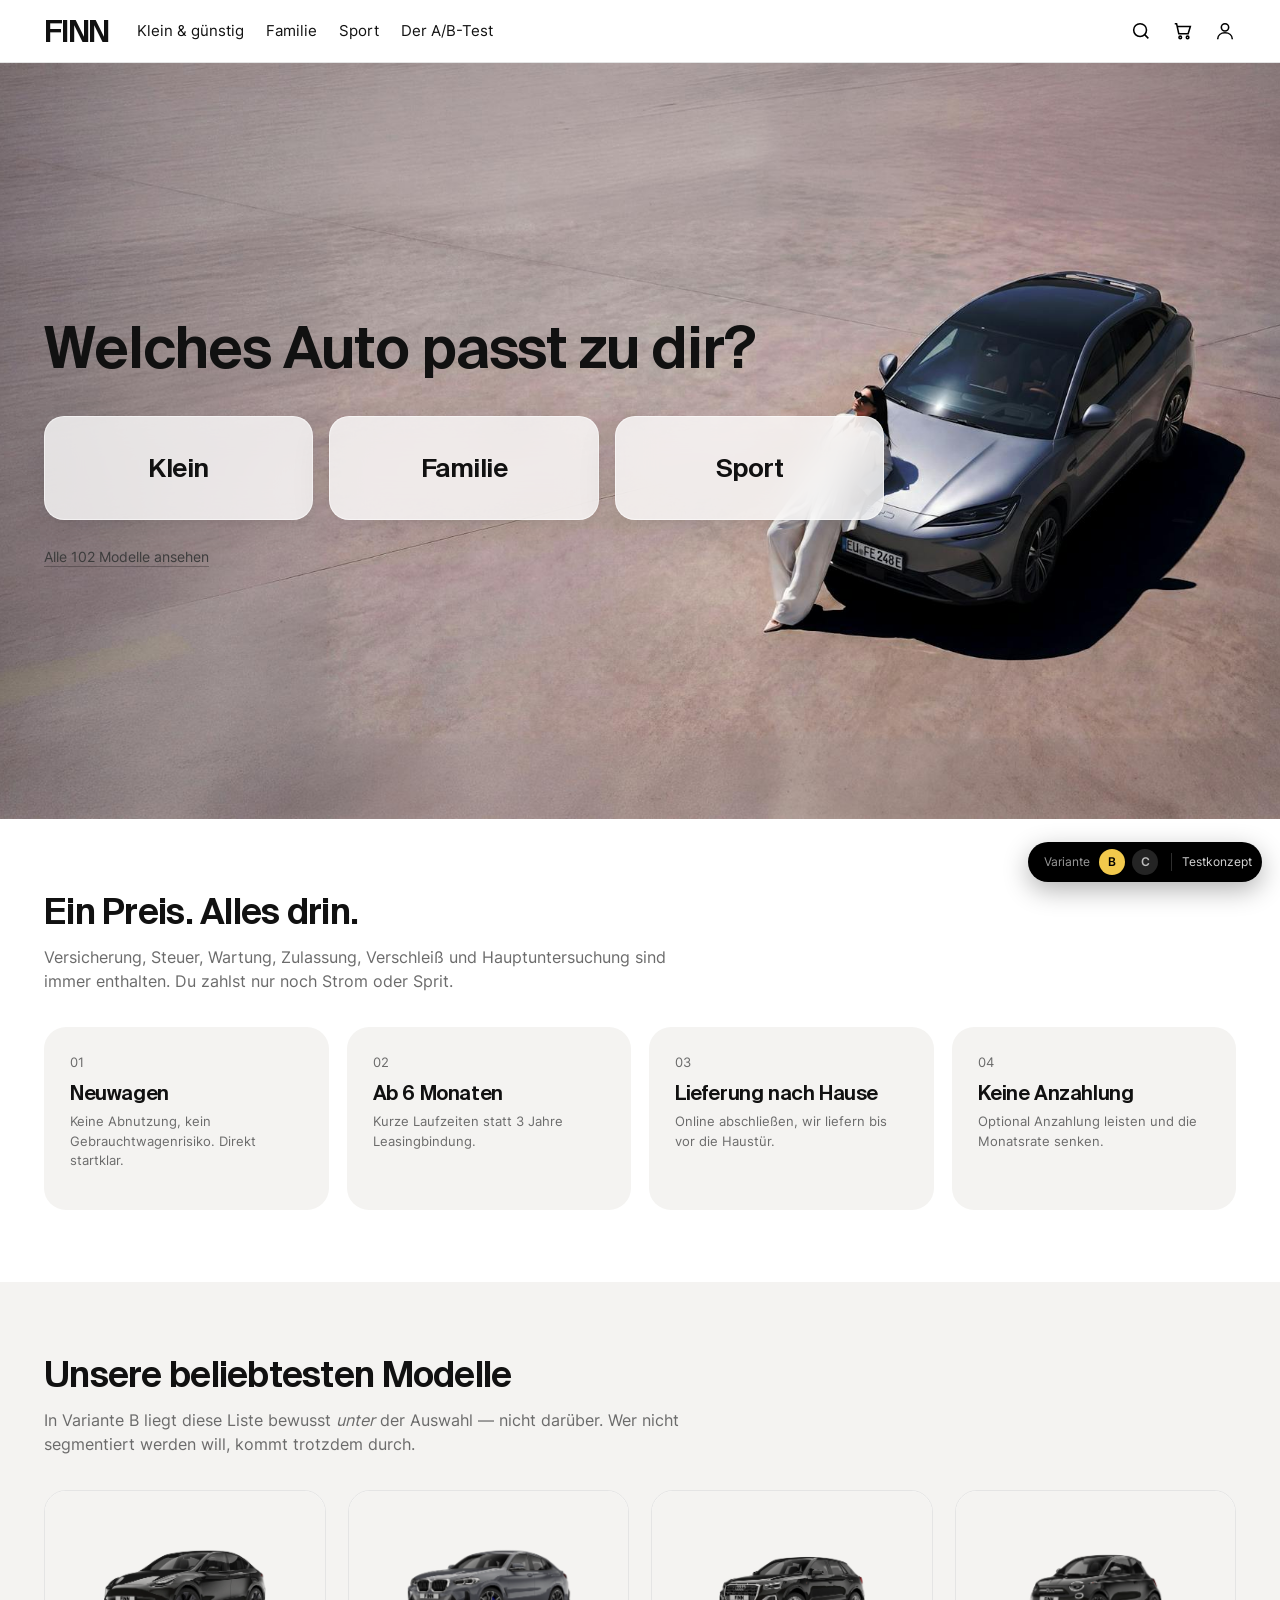
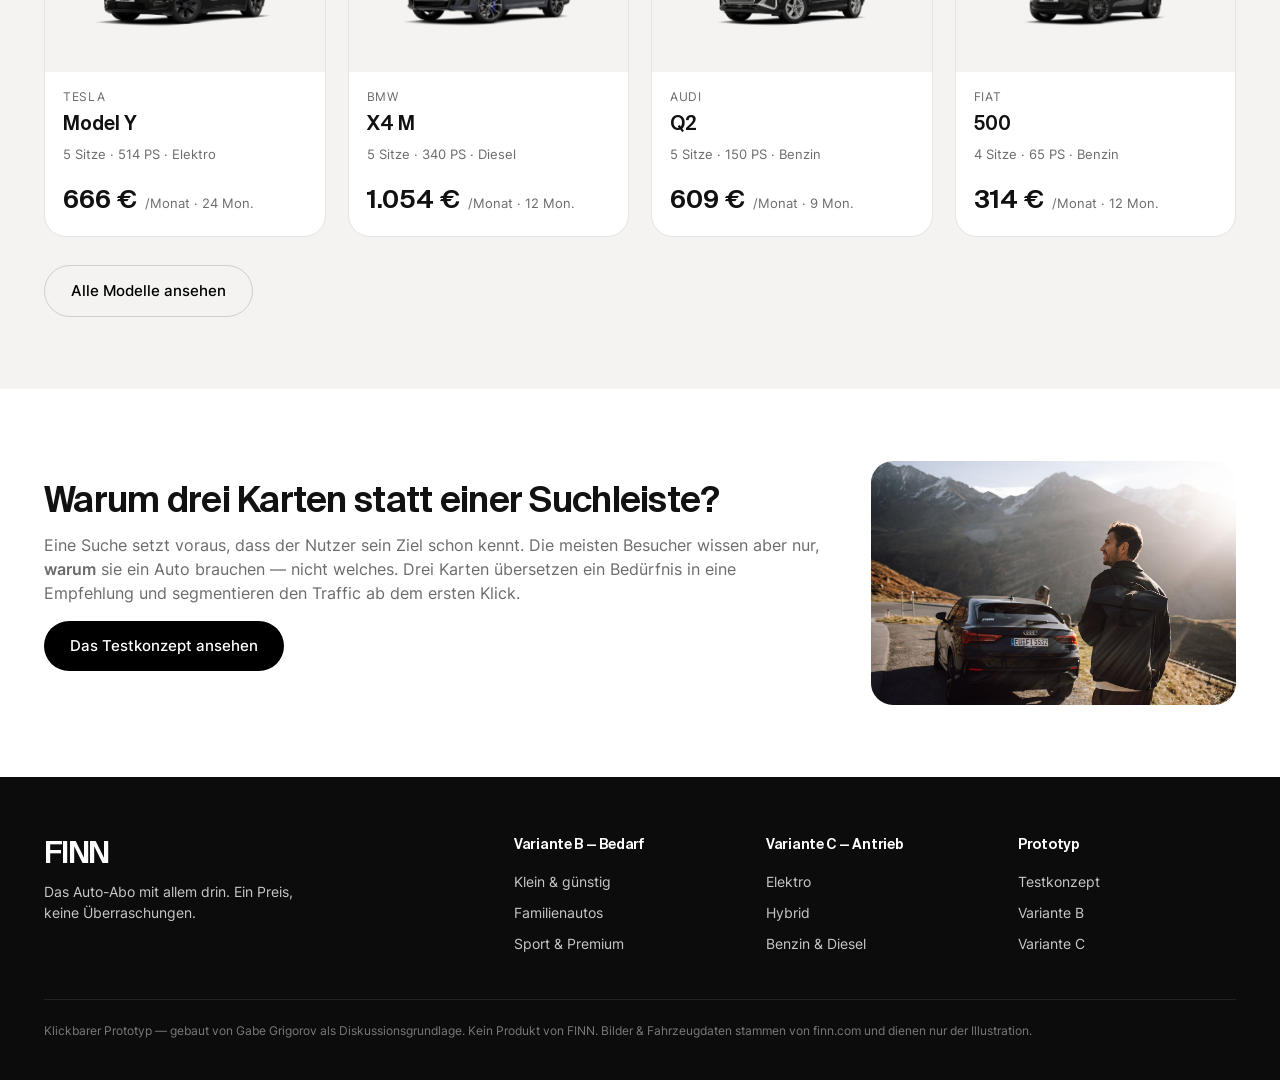
<file: index.html>
<!DOCTYPE html>
<html lang="de">
<head>
<meta charset="utf-8">
<meta name="viewport" content="width=device-width,initial-scale=1">
<title>FINN — Auto-Abo. Alles inklusive. (Prototyp Variante B)</title>
<link rel="stylesheet" href="assets/style.css">
</head>
<body>
<div id="hdr"></div>

<div class="hero">
  <div class="hero-in">
    <div class="hero-copy">
      <h1>Welches Auto passt zu dir?</h1>
    </div>

    <div class="choices">
      <a class="choice" href="small.html" onclick="track('segment_selected',{segment:'small'})">
        <span class="t">Klein</span>
        <span class="s" id="s-small"></span>
      </a>
      <a class="choice" href="family.html" onclick="track('segment_selected',{segment:'family'})">
        <span class="t">Familie</span>
        <span class="s" id="s-family"></span>
      </a>
      <a class="choice" href="sport.html" onclick="track('segment_selected',{segment:'sport'})">
        <span class="t">Sport</span>
        <span class="s" id="s-sport"></span>
      </a>
    </div>

    <div class="hero-alt"><a href="#alle" onclick="track('search_fallback')" id="allLink">Alle Modelle ansehen</a></div>
  </div>
</div>

<section>
  <div class="wrap">
    <div class="sec-head">
      <h2>Ein Preis. Alles drin.</h2>
      <p class="mute">Versicherung, Steuer, Wartung, Zulassung, Verschleiß und Hauptuntersuchung sind immer enthalten. Du zahlst nur noch Strom oder Sprit.</p>
    </div>
    <div class="grid4">
      <div class="usp"><div class="n">01</div><h3>Neuwagen</h3><p class="mute small">Keine Abnutzung, kein Gebrauchtwagenrisiko. Direkt startklar.</p></div>
      <div class="usp"><div class="n">02</div><h3>Ab 6 Monaten</h3><p class="mute small">Kurze Laufzeiten statt 3 Jahre Leasingbindung.</p></div>
      <div class="usp"><div class="n">03</div><h3>Lieferung nach Hause</h3><p class="mute small">Online abschließen, wir liefern bis vor die Haustür.</p></div>
      <div class="usp"><div class="n">04</div><h3>Keine Anzahlung</h3><p class="mute small">Optional Anzahlung leisten und die Monatsrate senken.</p></div>
    </div>
  </div>
</section>

<section class="band" id="alle">
  <div class="wrap">
    <div class="sec-head"><h2>Unsere beliebtesten Modelle</h2>
      <p class="mute">In Variante B liegt diese Liste bewusst <em>unter</em> der Auswahl — nicht darüber. Wer nicht segmentiert werden will, kommt trotzdem durch.</p></div>
    <div class="cars" id="popular"></div>
    <div style="margin-top:28px"><a class="btn ghost" href="small.html">Alle Modelle ansehen</a></div>
  </div>
</section>

<section>
  <div class="wrap grid3" style="align-items:center;gap:48px">
    <div style="grid-column:span 2">
      <h2>Warum drei Karten statt einer Suchleiste?</h2>
      <p class="mute">Eine Suche setzt voraus, dass der Nutzer sein Ziel schon kennt. Die meisten Besucher wissen aber nur, <strong>warum</strong> sie ein Auto brauchen — nicht welches. Drei Karten übersetzen ein Bedürfnis in eine Empfehlung und segmentieren den Traffic ab dem ersten Klick.</p>
      <p><a class="btn" href="ab-test.html">Das Testkonzept ansehen</a></p>
    </div>
    <div><img src="assets/ui/delivery.jpg" alt="FINN Lieferung" style="border-radius:22px"></div>
  </div>
</section>

<div id="ftr"></div>
<script src="assets/data.js"></script>
<script src="assets/app.js"></script>
<script>
mount('home');
document.getElementById('s-small').textContent  = `${seg('small').length} Modelle · ab ${priceFrom(seg('small'))}`;
document.getElementById('s-family').textContent = '2 Fragen, 3 Autos';
document.getElementById('s-sport').textContent  = `${seg('sport').length} Modelle · sofort verfügbar`;
document.getElementById('allLink').textContent  = `Alle ${CARS.length} Modelle ansehen`;
track('page_view', {page:'home', variant:'B'});
const pop = ['tesla','bmw','audi','fiat','byd','toyota'];
const picks = [];
pop.forEach(b => { const c = CARS.find(x => x.brand.toLowerCase().startsWith(b) && !picks.includes(x)); if (c) picks.push(c); });
document.getElementById('popular').innerHTML = picks.slice(0,4).map(c => carCard(c,{from:'home'})).join('');
</script>
</body>
</html>
</file>
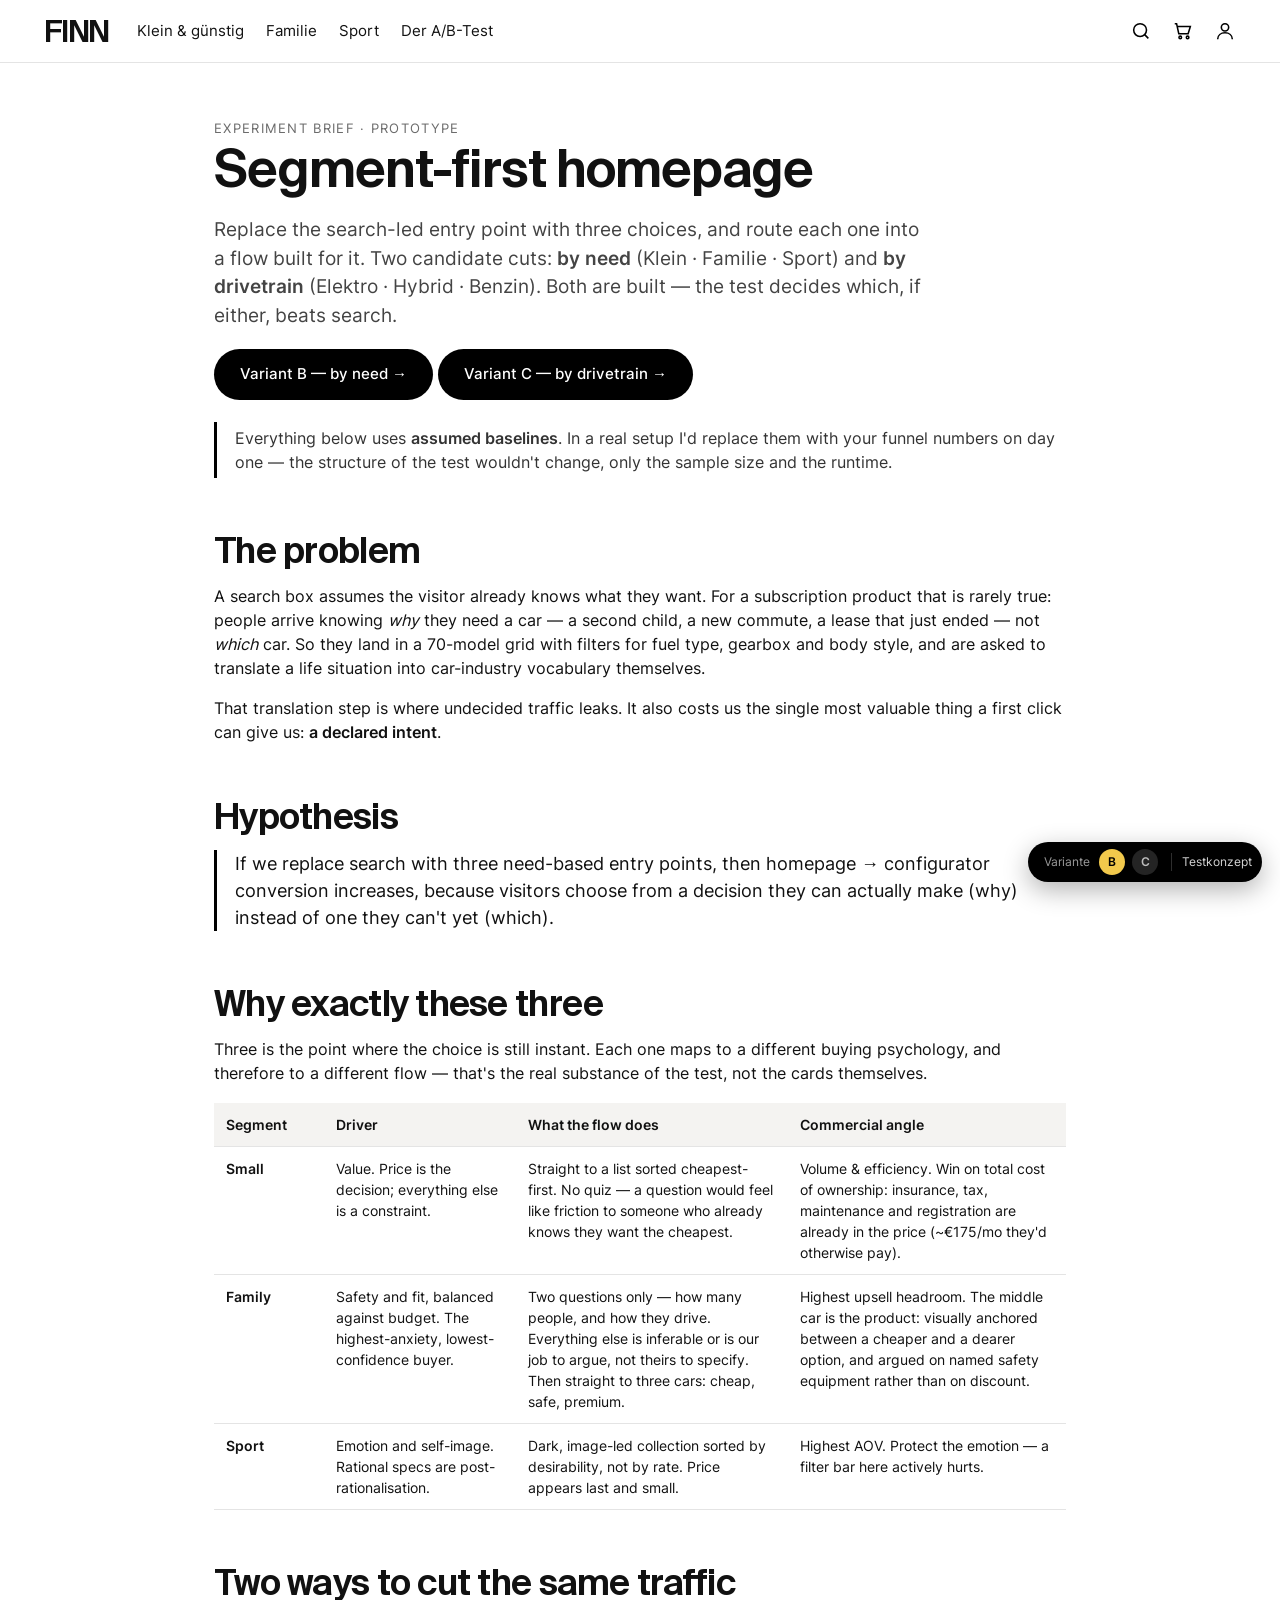
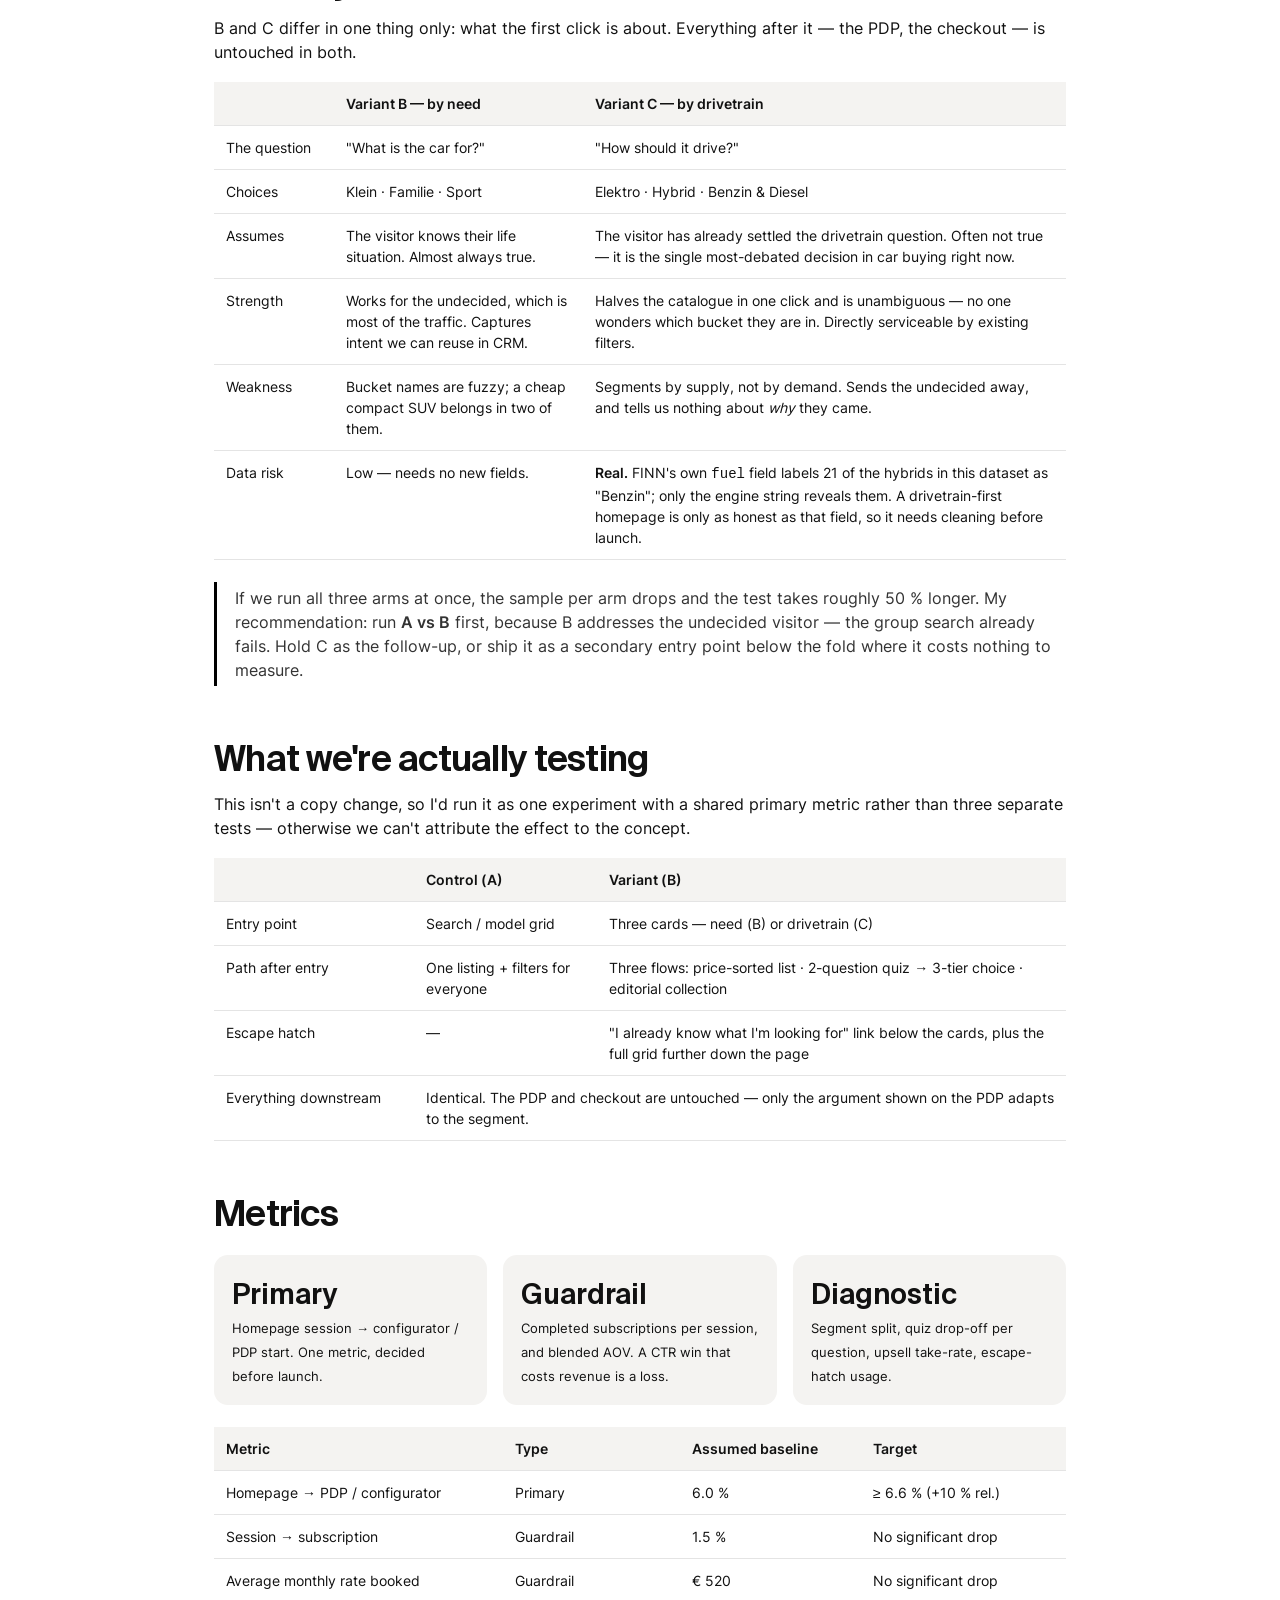
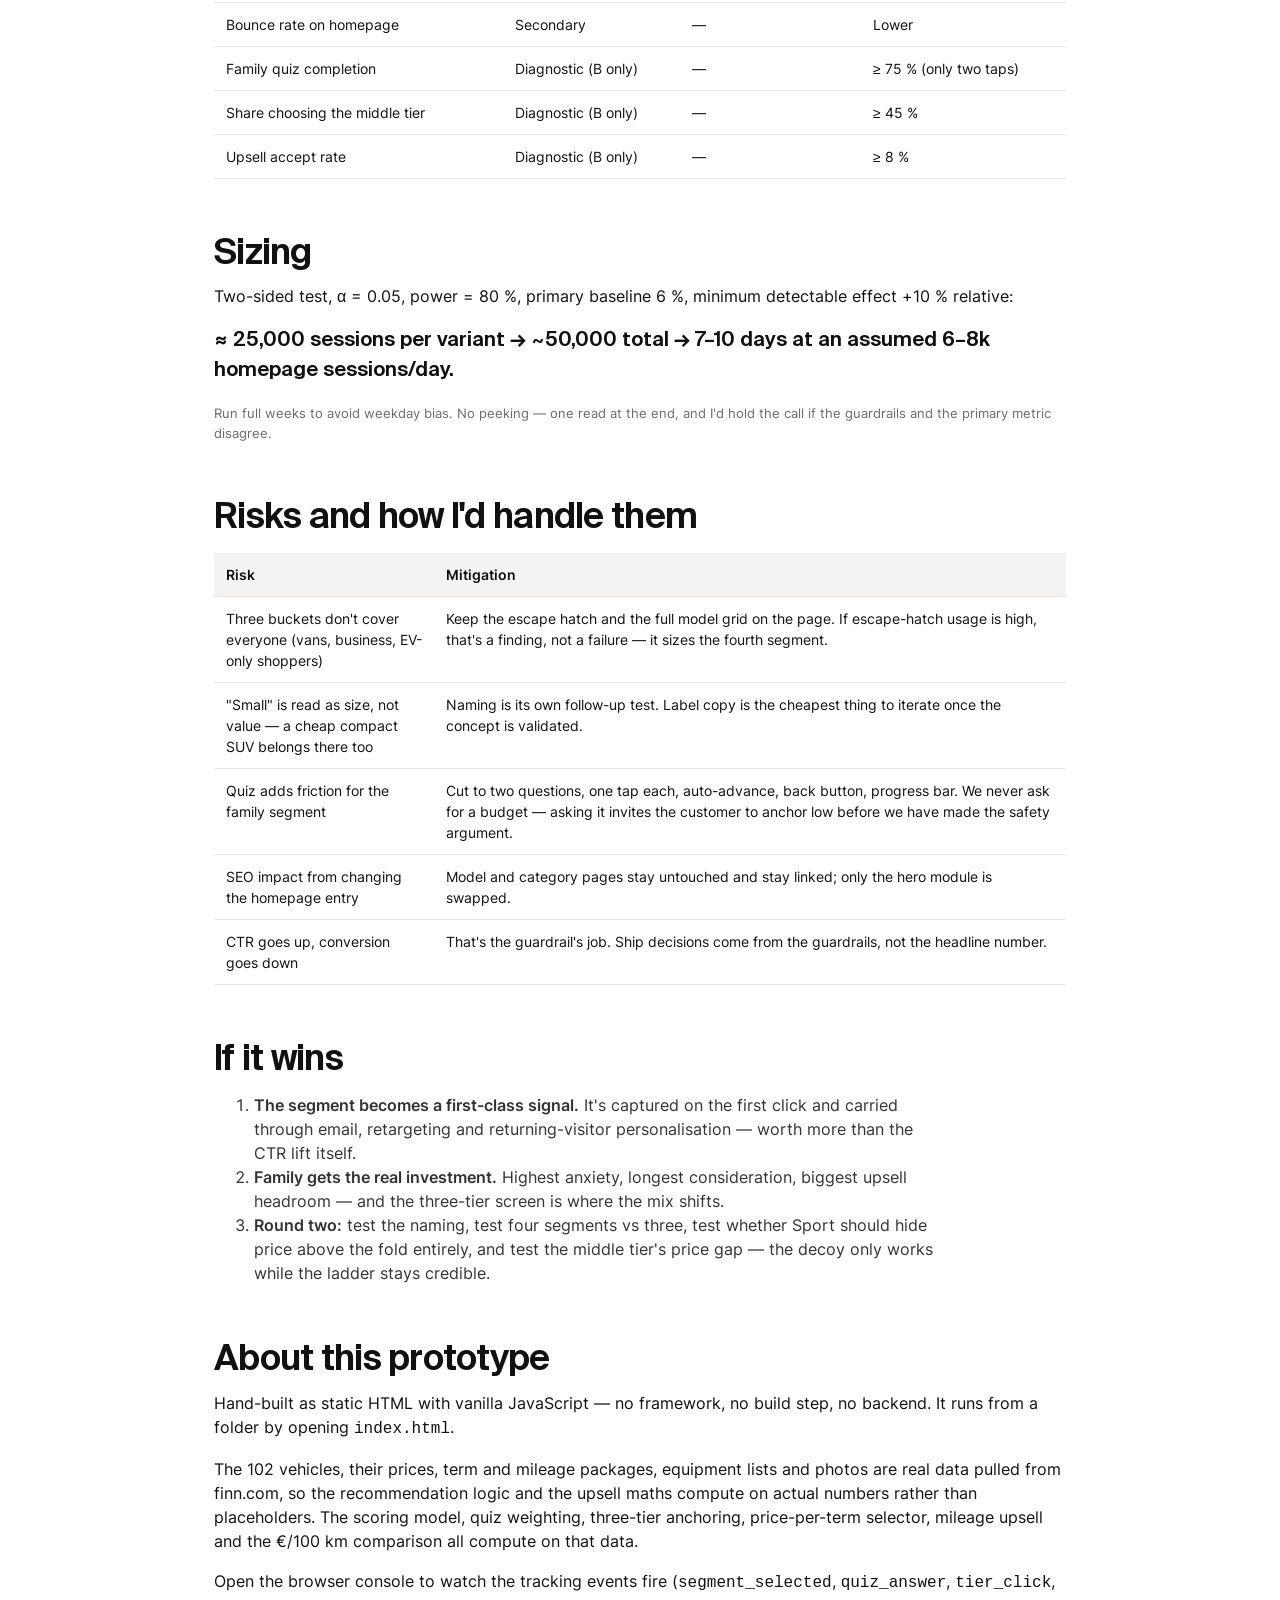
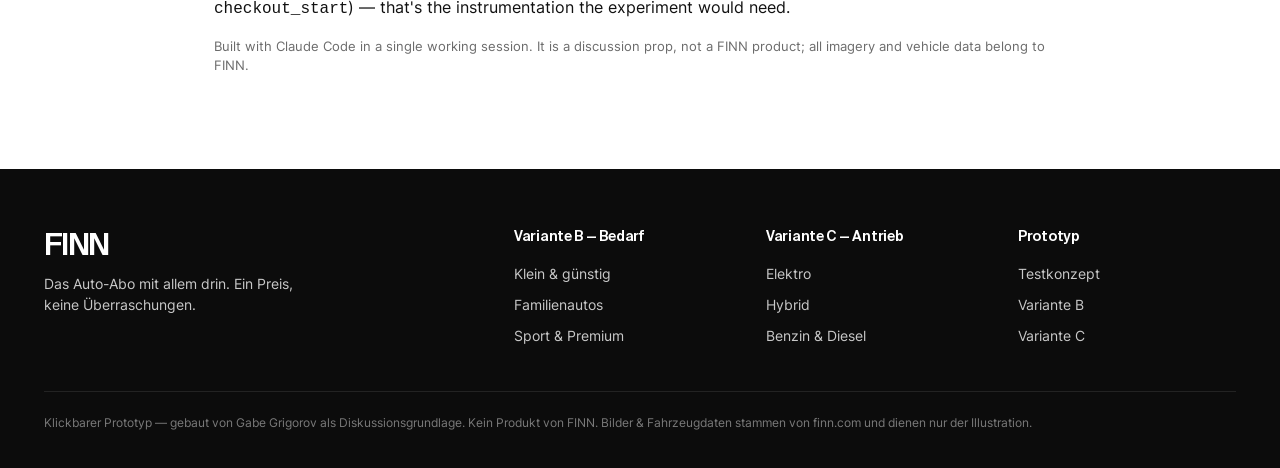
<file: ab-test.html>
<!DOCTYPE html>
<html lang="en">
<head>
<meta charset="utf-8">
<meta name="viewport" content="width=device-width,initial-scale=1">
<title>A/B Test: Segment-First Homepage — FINN Prototype</title>
<link rel="stylesheet" href="assets/style.css">
</head>
<body>
<div id="hdr"></div>

<div class="doc" style="padding-top:56px;padding-bottom:80px">
  <div class="small mute" style="letter-spacing:.1em;text-transform:uppercase">Experiment brief · Prototype</div>
  <h1>Segment-first homepage</h1>
  <p style="font-size:19px;color:#444;max-width:720px">Replace the search-led entry point with three choices, and route each one into a flow built for it. Two candidate cuts: <b>by need</b> (Klein · Familie · Sport) and <b>by drivetrain</b> (Elektro · Hybrid · Benzin). Both are built — the test decides which, if either, beats search.</p>
  <p><a class="btn" href="index.html">Variant B — by need →</a> <a class="btn" href="index-c.html">Variant C — by drivetrain →</a></p>

  <div class="note">Everything below uses <b>assumed baselines</b>. In a real setup I'd replace them with your funnel numbers on day one — the structure of the test wouldn't change, only the sample size and the runtime.</div>

  <h2>The problem</h2>
  <p>A search box assumes the visitor already knows what they want. For a subscription product that is rarely true: people arrive knowing <em>why</em> they need a car — a second child, a new commute, a lease that just ended — not <em>which</em> car. So they land in a 70-model grid with filters for fuel type, gearbox and body style, and are asked to translate a life situation into car-industry vocabulary themselves.</p>
  <p>That translation step is where undecided traffic leaks. It also costs us the single most valuable thing a first click can give us: <b>a declared intent</b>.</p>

  <h2>Hypothesis</h2>
  <p style="font-size:18px;border-left:3px solid #000;padding-left:18px">If we replace search with three need-based entry points, then homepage → configurator conversion increases, because visitors choose from a decision they can actually make (why) instead of one they can't yet (which).</p>

  <h2>Why exactly these three</h2>
  <p>Three is the point where the choice is still instant. Each one maps to a different buying psychology, and therefore to a different flow — that's the real substance of the test, not the cards themselves.</p>
  <table>
    <tr><th style="width:110px">Segment</th><th>Driver</th><th>What the flow does</th><th>Commercial angle</th></tr>
    <tr><td><b>Small</b></td><td>Value. Price is the decision; everything else is a constraint.</td><td>Straight to a list sorted cheapest-first. No quiz — a question would feel like friction to someone who already knows they want the cheapest.</td><td>Volume &amp; efficiency. Win on total cost of ownership: insurance, tax, maintenance and registration are already in the price (~€175/mo they'd otherwise pay).</td></tr>
    <tr><td><b>Family</b></td><td>Safety and fit, balanced against budget. The highest-anxiety, lowest-confidence buyer.</td><td>Two questions only — how many people, and how they drive. Everything else is inferable or is our job to argue, not theirs to specify. Then straight to three cars: cheap, safe, premium.</td><td>Highest upsell headroom. The middle car is the product: visually anchored between a cheaper and a dearer option, and argued on named safety equipment rather than on discount.</td></tr>
    <tr><td><b>Sport</b></td><td>Emotion and self-image. Rational specs are post-rationalisation.</td><td>Dark, image-led collection sorted by desirability, not by rate. Price appears last and small.</td><td>Highest AOV. Protect the emotion — a filter bar here actively hurts.</td></tr>
  </table>

  <h2>Two ways to cut the same traffic</h2>
  <p>B and C differ in one thing only: what the first click is about. Everything after it — the PDP, the checkout — is untouched in both.</p>
  <table>
    <tr><th style="width:120px"></th><th>Variant B — by need</th><th>Variant C — by drivetrain</th></tr>
    <tr><td>The question</td><td>"What is the car for?"</td><td>"How should it drive?"</td></tr>
    <tr><td>Choices</td><td>Klein · Familie · Sport</td><td>Elektro · Hybrid · Benzin &amp; Diesel</td></tr>
    <tr><td>Assumes</td><td>The visitor knows their life situation. Almost always true.</td><td>The visitor has already settled the drivetrain question. Often not true — it is the single most-debated decision in car buying right now.</td></tr>
    <tr><td>Strength</td><td>Works for the undecided, which is most of the traffic. Captures intent we can reuse in CRM.</td><td>Halves the catalogue in one click and is unambiguous — no one wonders which bucket they are in. Directly serviceable by existing filters.</td></tr>
    <tr><td>Weakness</td><td>Bucket names are fuzzy; a cheap compact SUV belongs in two of them.</td><td>Segments by supply, not by demand. Sends the undecided away, and tells us nothing about <em>why</em> they came.</td></tr>
    <tr><td>Data risk</td><td>Low — needs no new fields.</td><td><b>Real.</b> FINN's own <code>fuel</code> field labels 21 of the hybrids in this dataset as "Benzin"; only the engine string reveals them. A drivetrain-first homepage is only as honest as that field, so it needs cleaning before launch.</td></tr>
  </table>
  <div class="note">If we run all three arms at once, the sample per arm drops and the test takes roughly 50 % longer. My recommendation: run <b>A vs B</b> first, because B addresses the undecided visitor — the group search already fails. Hold C as the follow-up, or ship it as a secondary entry point below the fold where it costs nothing to measure.</div>

  <h2>What we're actually testing</h2>
  <p>This isn't a copy change, so I'd run it as one experiment with a shared primary metric rather than three separate tests — otherwise we can't attribute the effect to the concept.</p>
  <table>
    <tr><th style="width:200px"></th><th>Control (A)</th><th>Variant (B)</th></tr>
    <tr><td>Entry point</td><td>Search / model grid</td><td>Three cards — need (B) or drivetrain (C)</td></tr>
    <tr><td>Path after entry</td><td>One listing + filters for everyone</td><td>Three flows: price-sorted list · 2-question quiz → 3-tier choice · editorial collection</td></tr>
    <tr><td>Escape hatch</td><td>—</td><td>"I already know what I'm looking for" link below the cards, plus the full grid further down the page</td></tr>
    <tr><td>Everything downstream</td><td colspan="2">Identical. The PDP and checkout are untouched — only the argument shown on the PDP adapts to the segment.</td></tr>
  </table>

  <h2>Metrics</h2>
  <div class="kpi">
    <div><b>Primary</b><span class="small">Homepage session → configurator / PDP start. One metric, decided before launch.</span></div>
    <div><b>Guardrail</b><span class="small">Completed subscriptions per session, and blended AOV. A CTR win that costs revenue is a loss.</span></div>
    <div><b>Diagnostic</b><span class="small">Segment split, quiz drop-off per question, upsell take-rate, escape-hatch usage.</span></div>
  </div>
  <table>
    <tr><th>Metric</th><th>Type</th><th>Assumed baseline</th><th>Target</th></tr>
    <tr><td>Homepage → PDP / configurator</td><td>Primary</td><td>6.0 %</td><td>≥ 6.6 % (+10 % rel.)</td></tr>
    <tr><td>Session → subscription</td><td>Guardrail</td><td>1.5 %</td><td>No significant drop</td></tr>
    <tr><td>Average monthly rate booked</td><td>Guardrail</td><td>€ 520</td><td>No significant drop</td></tr>
    <tr><td>Bounce rate on homepage</td><td>Secondary</td><td>—</td><td>Lower</td></tr>
    <tr><td>Family quiz completion</td><td>Diagnostic (B only)</td><td>—</td><td>≥ 75 % (only two taps)</td></tr>
    <tr><td>Share choosing the middle tier</td><td>Diagnostic (B only)</td><td>—</td><td>≥ 45 %</td></tr>
    <tr><td>Upsell accept rate</td><td>Diagnostic (B only)</td><td>—</td><td>≥ 8 %</td></tr>
  </table>

  <h2>Sizing</h2>
  <p>Two-sided test, α = 0.05, power = 80 %, primary baseline 6 %, minimum detectable effect +10 % relative:</p>
  <p style="font-family:'SuisseIntl';font-size:20px">≈ 25,000 sessions per variant → ~50,000 total → <b>7–10 days</b> at an assumed 6–8k homepage sessions/day.</p>
  <p class="mute small">Run full weeks to avoid weekday bias. No peeking — one read at the end, and I'd hold the call if the guardrails and the primary metric disagree.</p>

  <h2>Risks and how I'd handle them</h2>
  <table>
    <tr><th style="width:220px">Risk</th><th>Mitigation</th></tr>
    <tr><td>Three buckets don't cover everyone (vans, business, EV-only shoppers)</td><td>Keep the escape hatch and the full model grid on the page. If escape-hatch usage is high, that's a finding, not a failure — it sizes the fourth segment.</td></tr>
    <tr><td>"Small" is read as size, not value — a cheap compact SUV belongs there too</td><td>Naming is its own follow-up test. Label copy is the cheapest thing to iterate once the concept is validated.</td></tr>
    <tr><td>Quiz adds friction for the family segment</td><td>Cut to two questions, one tap each, auto-advance, back button, progress bar. We never ask for a budget — asking it invites the customer to anchor low before we have made the safety argument.</td></tr>
    <tr><td>SEO impact from changing the homepage entry</td><td>Model and category pages stay untouched and stay linked; only the hero module is swapped.</td></tr>
    <tr><td>CTR goes up, conversion goes down</td><td>That's the guardrail's job. Ship decisions come from the guardrails, not the headline number.</td></tr>
  </table>

  <h2>If it wins</h2>
  <ol style="max-width:720px;color:#333">
    <li><b>The segment becomes a first-class signal.</b> It's captured on the first click and carried through email, retargeting and returning-visitor personalisation — worth more than the CTR lift itself.</li>
    <li><b>Family gets the real investment.</b> Highest anxiety, longest consideration, biggest upsell headroom — and the three-tier screen is where the mix shifts.</li>
    <li><b>Round two:</b> test the naming, test four segments vs three, test whether Sport should hide price above the fold entirely, and test the middle tier's price gap — the decoy only works while the ladder stays credible.</li>
  </ol>

  <h2>About this prototype</h2>
  <p>Hand-built as static HTML with vanilla JavaScript — no framework, no build step, no backend. It runs from a folder by opening <code>index.html</code>.</p>
  <p>The 102 vehicles, their prices, term and mileage packages, equipment lists and photos are real data pulled from finn.com, so the recommendation logic and the upsell maths compute on actual numbers rather than placeholders. The scoring model, quiz weighting, three-tier anchoring, price-per-term selector, mileage upsell and the €/100 km comparison all compute on that data.</p>
  <p>Open the browser console to watch the tracking events fire (<code>segment_selected</code>, <code>quiz_answer</code>, <code>tier_click</code>, <code>checkout_start</code>) — that's the instrumentation the experiment would need.</p>
  <p class="mute small">Built with Claude Code in a single working session. It is a discussion prop, not a FINN product; all imagery and vehicle data belong to FINN.</p>
</div>

<div id="ftr"></div>
<script src="assets/data.js"></script>
<script src="assets/app.js"></script>
<script>mount('ab'); track('page_view', {page:'ab_test_brief'});</script>
</body>
</html>
</file>
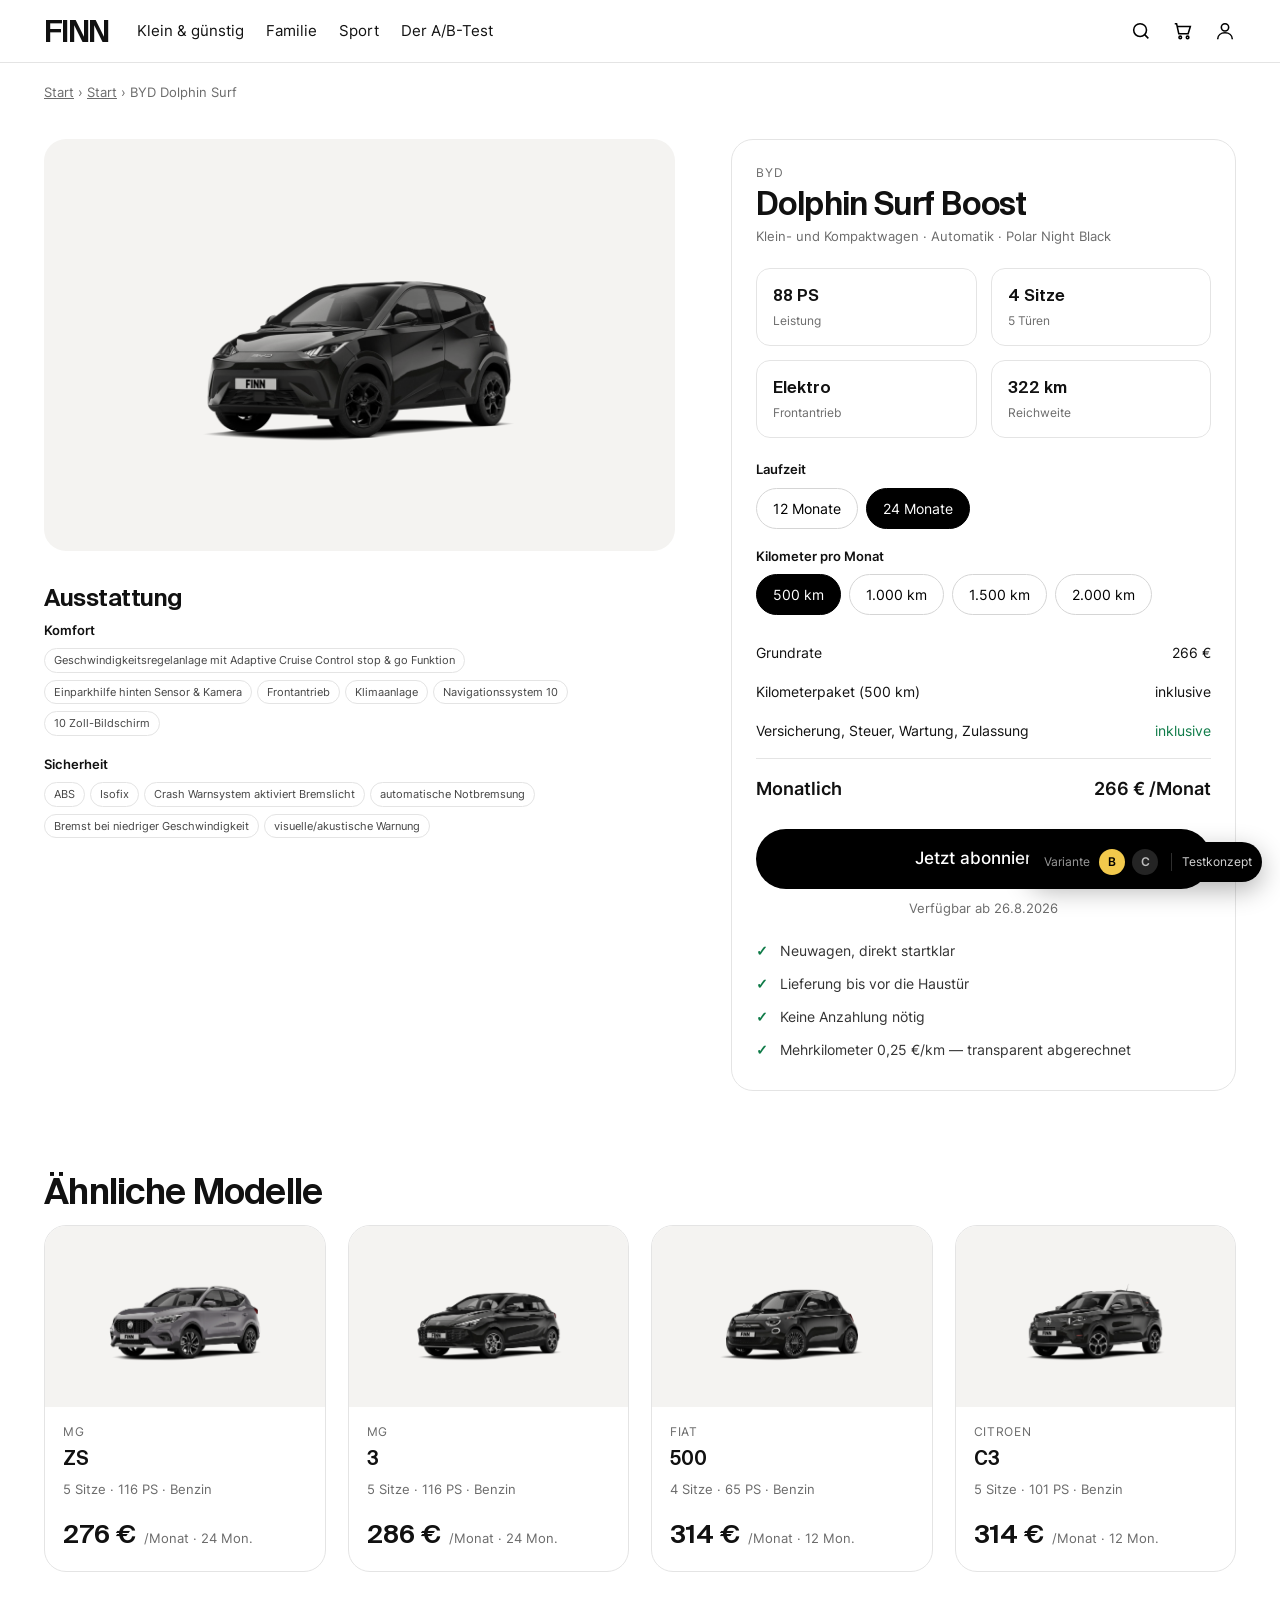
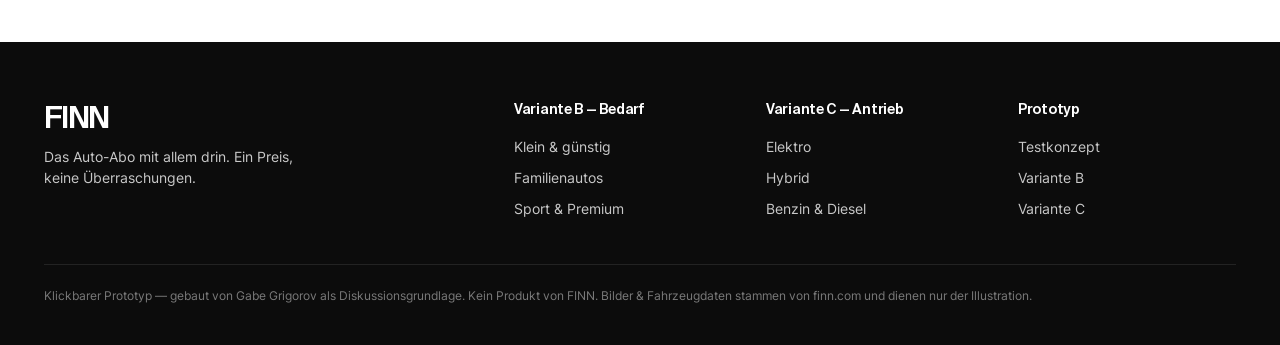
<file: car.html>
<!DOCTYPE html>
<html lang="de">
<head>
<meta charset="utf-8">
<meta name="viewport" content="width=device-width,initial-scale=1">
<title>Fahrzeug — FINN Prototyp</title>
<link rel="stylesheet" href="assets/style.css">
</head>
<body>
<div id="hdr"></div>
<div class="wrap crumb" id="crumb"></div>
<div class="wrap"><div class="pdp">
  <div>
    <div class="gal"><img id="img" src="" alt=""></div>
    <div id="segpitch"></div>
    <h2 style="margin-top:34px;font-size:24px">Ausstattung</h2>
    <div id="equip"></div>
  </div>
  <div>
    <div class="pricebox">
      <div style="font-size:12px;letter-spacing:.08em;text-transform:uppercase;color:var(--mute)" id="brand"></div>
      <h1 style="font-size:32px;margin:4px 0 6px" id="model"></h1>
      <div class="mute small" id="specline"></div>

      <div class="specs" id="specs"></div>

      <div style="font-size:13px;font-weight:600;margin-top:6px">Laufzeit</div>
      <div class="opts-inline" id="terms"></div>

      <div style="font-size:13px;font-weight:600">Kilometer pro Monat</div>
      <div class="opts-inline" id="kms"></div>

      <div class="row"><span>Grundrate</span><span id="base"></span></div>
      <div class="row"><span id="kmLbl">Kilometerpaket</span><span id="kmPrice"></span></div>
      <div class="row"><span>Versicherung, Steuer, Wartung, Zulassung</span><span style="color:var(--good)">inklusive</span></div>
      <div class="row tot"><span>Monatlich</span><span id="total"></span></div>

      <div style="margin-top:18px"><button class="btn lg" style="width:100%" id="book">Jetzt abonnieren</button></div>
      <div class="small mute center" style="margin-top:10px" id="avail"></div>

      <ul class="incl">
        <li>Neuwagen, direkt startklar</li>
        <li>Lieferung bis vor die Haustür</li>
        <li>Keine Anzahlung nötig</li>
        <li>Mehrkilometer <span id="extraKm"></span>/km — transparent abgerechnet</li>
      </ul>
    </div>
  </div>
</div></div>

<div class="wrap" style="padding-bottom:70px">
  <h2>Ähnliche Modelle</h2>
  <div class="cars" id="similar"></div>
</div>

<div id="ftr"></div>
<script src="assets/data.js"></script>
<script src="assets/app.js"></script>
<script>
const c = by(qs('id')) || CARS[0];
const from = qs('from') || 'direct';
const DRIVE_ENTRY = ['elektro', 'hybrid', 'verbrenner', 'home_c'];
if (DRIVE_ENTRY.includes(from)) window.VARIANT = 'C';   // must precede mount()
if (from === 'sport') document.body.classList.add('dark');
mount(from);
track('page_view', {page:'pdp', car:c.id, from, variant:VARIANT()});
document.title = `${c.brand} ${c.model} im Auto-Abo — FINN Prototyp`;

const segName = {
  small:['Klein & günstig','small.html'], family:['Familie','family-results.html'],
  family_upsell:['Familie','family-results.html'], sport:['Sport','sport.html'],
  elektro:['Elektro','drive.html?type=elektro'], hybrid:['Hybrid','drive.html?type=hybrid'],
  verbrenner:['Benzin & Diesel','drive.html?type=verbrenner'],
  home:['Start','index.html'], home_c:['Start','index-c.html'], direct:['Start','index.html']
}[from] || ['Start','index.html'];
document.getElementById('crumb').innerHTML = `<a href="${HOME()}">Start</a> › <a href="${segName[1]}">${segName[0]}</a> › ${c.brand} ${c.model}`;

document.getElementById('img').src = c.img;
document.getElementById('brand').textContent = c.brand;
document.getElementById('model').textContent = c.model + (c.trim ? ' ' + c.trim : '');
document.getElementById('specline').textContent = `${c.type} · ${c.gear} · ${c.color}`;
document.getElementById('extraKm').textContent = (c.km_extra ? c.km_extra.toFixed(2).replace('.', ',') : '0,25') + ' €';
document.getElementById('avail').textContent = 'Verfügbar ab ' + (c.available ? new Date(c.available).toLocaleDateString('de-DE') : 'sofort');

document.getElementById('specs').innerHTML = [
  [c.ps + ' PS', 'Leistung'],
  [c.seats + ' Sitze', c.doors + ' Türen'],
  [c.fuel, c.drive || 'Frontantrieb'],
  [c.ev_range ? c.ev_range + ' km' : (c.consumption ? c.consumption + ' l/100km' : (c.efficiency || '—')), c.ev_range ? 'Reichweite' : 'Verbrauch']
].map(([b, s]) => `<div class="spec"><b>${b}</b><span>${s}</span></div>`).join('');

/* segment-specific pitch — same car, different argument */
const pitches = {
  small: `<div style="background:var(--soft);border-radius:var(--rl);padding:22px;margin-top:22px">
    <h3>Was du bei FINN <em>nicht</em> extra zahlst</h3>
    <div class="mute small">Beim Leasing kämen zu deiner Rate im Schnitt noch ~175 €/Monat dazu.</div>
    <div style="display:flex;gap:26px;flex-wrap:wrap;margin-top:14px" class="small">
      <span>Versicherung <s class="mute">95 €</s></span><span>Steuer <s class="mute">15 €</s></span>
      <span>Wartung <s class="mute">55 €</s></span><span>Zulassung <s class="mute">10 €</s></span></div></div>`,
  family: `<div style="background:var(--soft);border-radius:var(--rl);padding:22px;margin-top:22px">
    <h3>Sicherheit für die Familie</h3>
    <ul class="incl" style="columns:2">${(c.safety || []).slice(0, 6).map(s => `<li>${s}</li>`).join('')}</ul>
    <div class="small mute" style="margin-top:10px">${c.seats} Sitzplätze · Isofix serienmäßig · Neuwagen mit voller Herstellergarantie</div></div>`,
  sport: `<div style="background:#151515;border:1px solid #242424;border-radius:var(--rl);padding:24px;margin-top:22px">
    <h3 style="color:#fff">${c.ps} PS. ${c.drive === 'Allrad' ? 'Allrad. ' : ''}Neupreis ${eur(c.msrp)}.</h3>
    <p class="mute" style="margin:0">Im Abo statt im Besitz — 6 bis 24 Monate, danach einfach das nächste Auto. Kein Wertverlust, kein Wiederverkauf, keine Diskussion mit dem Händler.</p></div>`
};
pitches.family_upsell = pitches.family;

/* variant C arrives by drivetrain, so the PDP argues the drivetrain */
pitches.elektro = `<div style="background:var(--soft);border-radius:var(--rl);padding:22px;margin-top:22px">
  <h3>Was dich das Fahren kostet</h3>
  <div class="mute small">Bei 0,39 €/kWh gegenüber 1,75 €/l Benzin — deine Preise können abweichen.</div>
  <div style="display:flex;gap:34px;flex-wrap:wrap;margin-top:14px">
    <div><div class="small mute">100 km elektrisch</div><b style="font-family:'SuisseIntl';font-size:22px;color:var(--good)">7,02 €</b></div>
    <div><div class="small mute">100 km Benzin</div><b style="font-family:'SuisseIntl';font-size:22px">11,38 €</b></div>
    ${c.ev_range ? `<div><div class="small mute">Reichweite (WLTP)</div><b style="font-family:'SuisseIntl';font-size:22px">${c.ev_range} km</b></div>` : ''}
  </div>
  <div class="small mute" style="margin-top:12px">Ladekarte und Strom sind nicht im Abo enthalten — Versicherung, Steuer, Wartung und Zulassung schon.</div></div>`;

const liter = c.drive_type !== 'elektro' && c.consumption
  ? `Werksangabe <b>${String(c.consumption).replace('.', ',')} l/100 km</b>.` : '';
pitches.hybrid = `<div style="background:var(--soft);border-radius:var(--rl);padding:22px;margin-top:22px">
  <h3>Sparsam ohne Ladekabel</h3>
  <p class="mute" style="margin:0">${c.engine || 'Hybridantrieb'} — elektrisch im Stadtverkehr, Verbrenner auf der Langstrecke.
  ${liter}
  Keine Wallbox, keine Ladeplanung, Tanken in fünf Minuten.</p></div>`;

pitches.verbrenner = `<div style="background:var(--soft);border-radius:var(--rl);padding:22px;margin-top:22px">
  <h3>Einsteigen und losfahren</h3>
  <p class="mute" style="margin:0">${c.fuel}${liter ? ', ' + liter.replace('Werksangabe ', 'Werksangabe ').replace('.', '') : ''}.
  Keine Ladeinfrastruktur nötig — und mit Versicherung, Steuer, Wartung und Zulassung im Preis bleibt trotzdem nur eine Rechnung im Monat.</p></div>`;
// a drivetrain entry argues the car's ACTUAL drivetrain, never the path that got us
// here — otherwise a stale link prints litres per 100 km on an electric car
const pitchKey = DRIVE_ENTRY.includes(from) ? c.drive_type : from;
document.getElementById('segpitch').innerHTML = pitches[pitchKey] || '';

const eqBox = [];
if ((c.comfort || []).length) eqBox.push(['Komfort', c.comfort]);
if ((c.safety || []).length) eqBox.push(['Sicherheit', c.safety]);
document.getElementById('equip').innerHTML = eqBox.map(([t, l]) =>
  `<div style="margin-bottom:14px"><div class="small" style="font-weight:600;margin-bottom:6px">${t}</div>${l.map(x => `<span class="mini">${x}</span>`).join('')}</div>`).join('');

/* pricing */
const terms = Object.keys(c.terms).map(Number).sort((a, b) => a - b);
let term = c.term, km = 500;
const kmKeys = Object.keys(c.km || {}).map(Number).sort((a, b) => a - b).filter(k => k <= 2000);

document.getElementById('terms').innerHTML = terms.map(t => `<button class="chip ${t === term ? 'on' : ''}" data-t="${t}">${t} Monate</button>`).join('');
document.getElementById('kms').innerHTML = (kmKeys.length ? kmKeys : [500]).map(k => `<button class="chip ${k === km ? 'on' : ''}" data-km="${k}">${k.toLocaleString('de-DE')} km</button>`).join('');

function paint() {
  const b = c.terms[term] || c.terms[String(term)] || c.price;
  const add = (c.km || {})[km] || (c.km || {})[String(km)] || 0;
  document.getElementById('base').textContent = eur(b);
  document.getElementById('kmLbl').textContent = `Kilometerpaket (${km.toLocaleString('de-DE')} km)`;
  document.getElementById('kmPrice').textContent = add ? '+ ' + eur(add) : 'inklusive';
  document.getElementById('total').textContent = eur(b + add) + ' /Monat';
}
document.querySelectorAll('[data-t]').forEach(b => b.onclick = () => {
  document.querySelectorAll('[data-t]').forEach(x => x.classList.remove('on')); b.classList.add('on');
  term = +b.dataset.t; track('term_changed', {car:c.id, term}); paint();
});
document.querySelectorAll('[data-km]').forEach(b => b.onclick = () => {
  document.querySelectorAll('[data-km]').forEach(x => x.classList.remove('on')); b.classList.add('on');
  km = +b.dataset.km; track('km_upsell', {car:c.id, km}); paint();
});
paint();

document.getElementById('book').onclick = () => {
  track('checkout_start', {car:c.id, term, km, from});
  alert(`Prototyp-Ende 🚗\n\n${c.brand} ${c.model}\n${term} Monate · ${km.toLocaleString('de-DE')} km/Monat\n\nAb hier läuft der bestehende FINN-Checkout unverändert weiter — der A/B-Test endet vor diesem Schritt.`);
};

const sim = CARS.filter(x => x.id !== c.id && x.seg.some(s => c.seg.includes(s)))
  .sort((a, b) => Math.abs(a.price - c.price) - Math.abs(b.price - c.price)).slice(0, 4);
document.getElementById('similar').innerHTML = sim.map(x => carCard(x, { from })).join('');
</script>
</body>
</html>
</file>
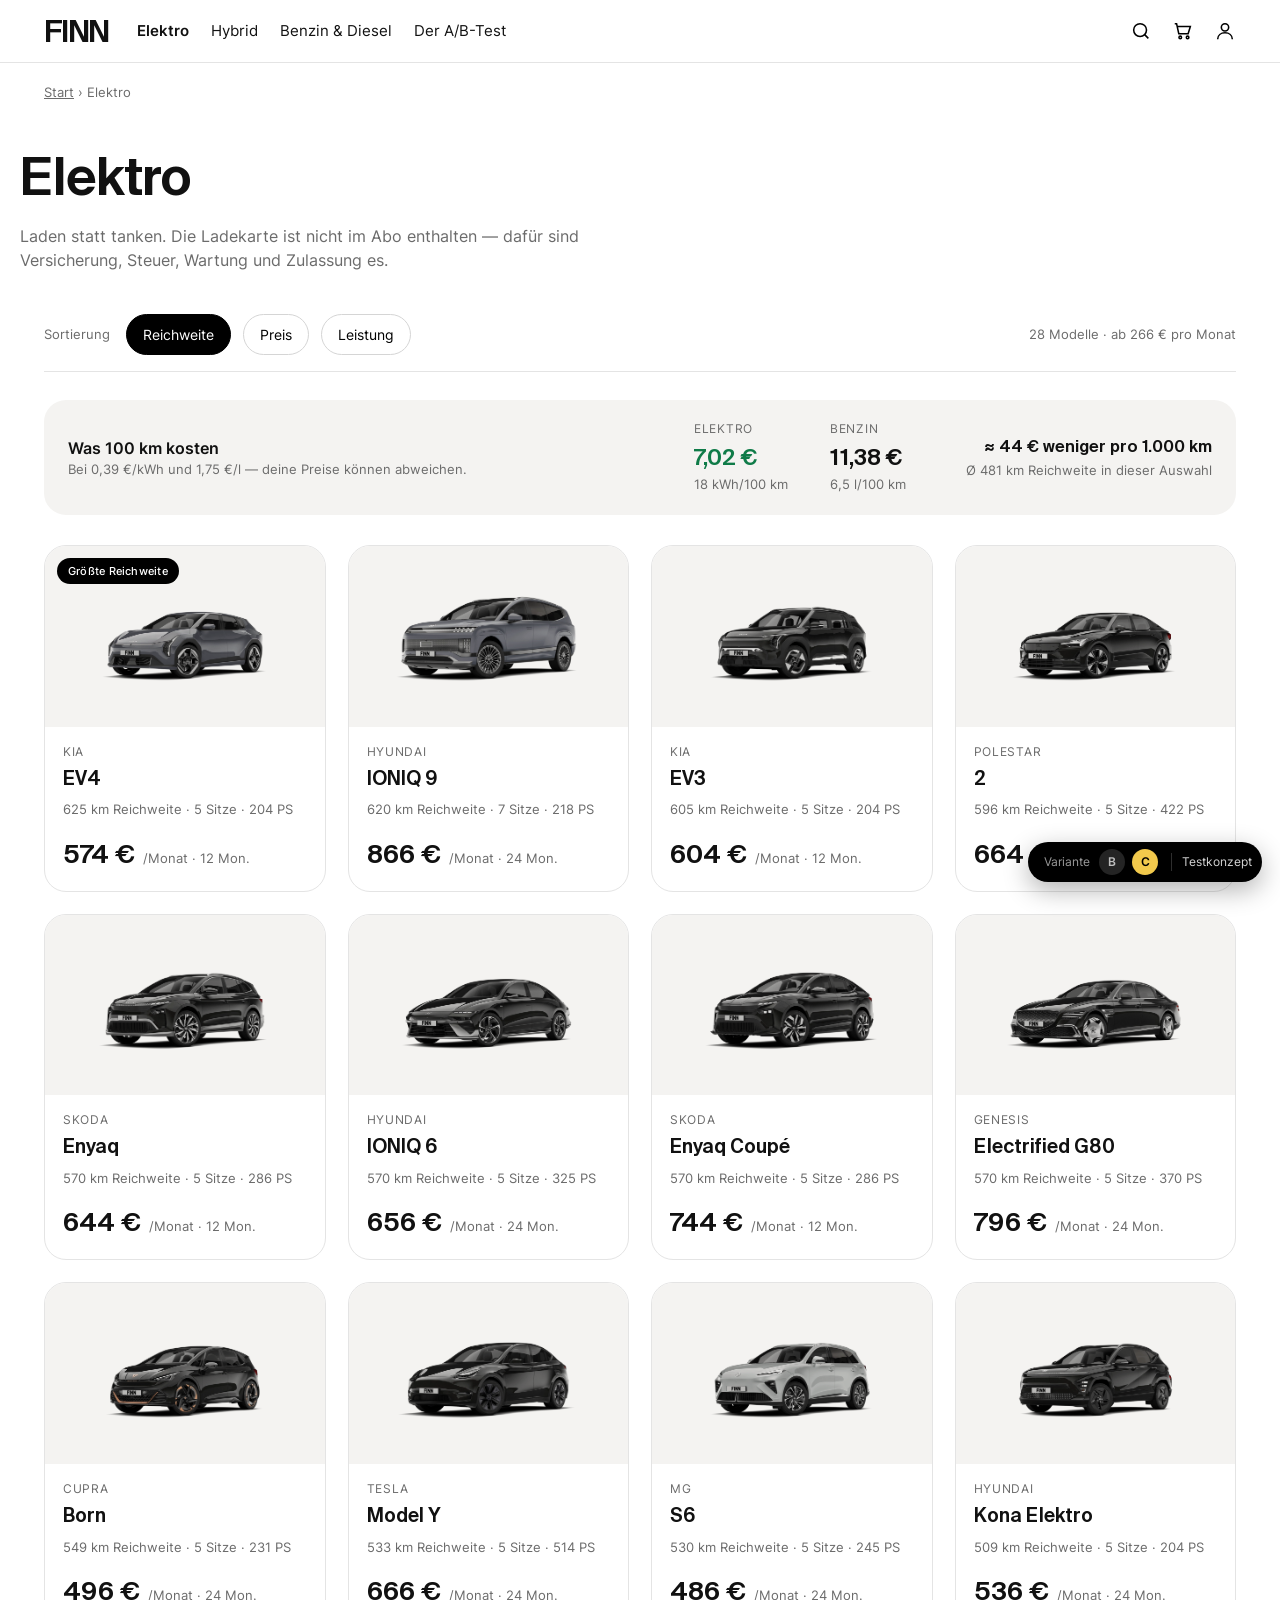
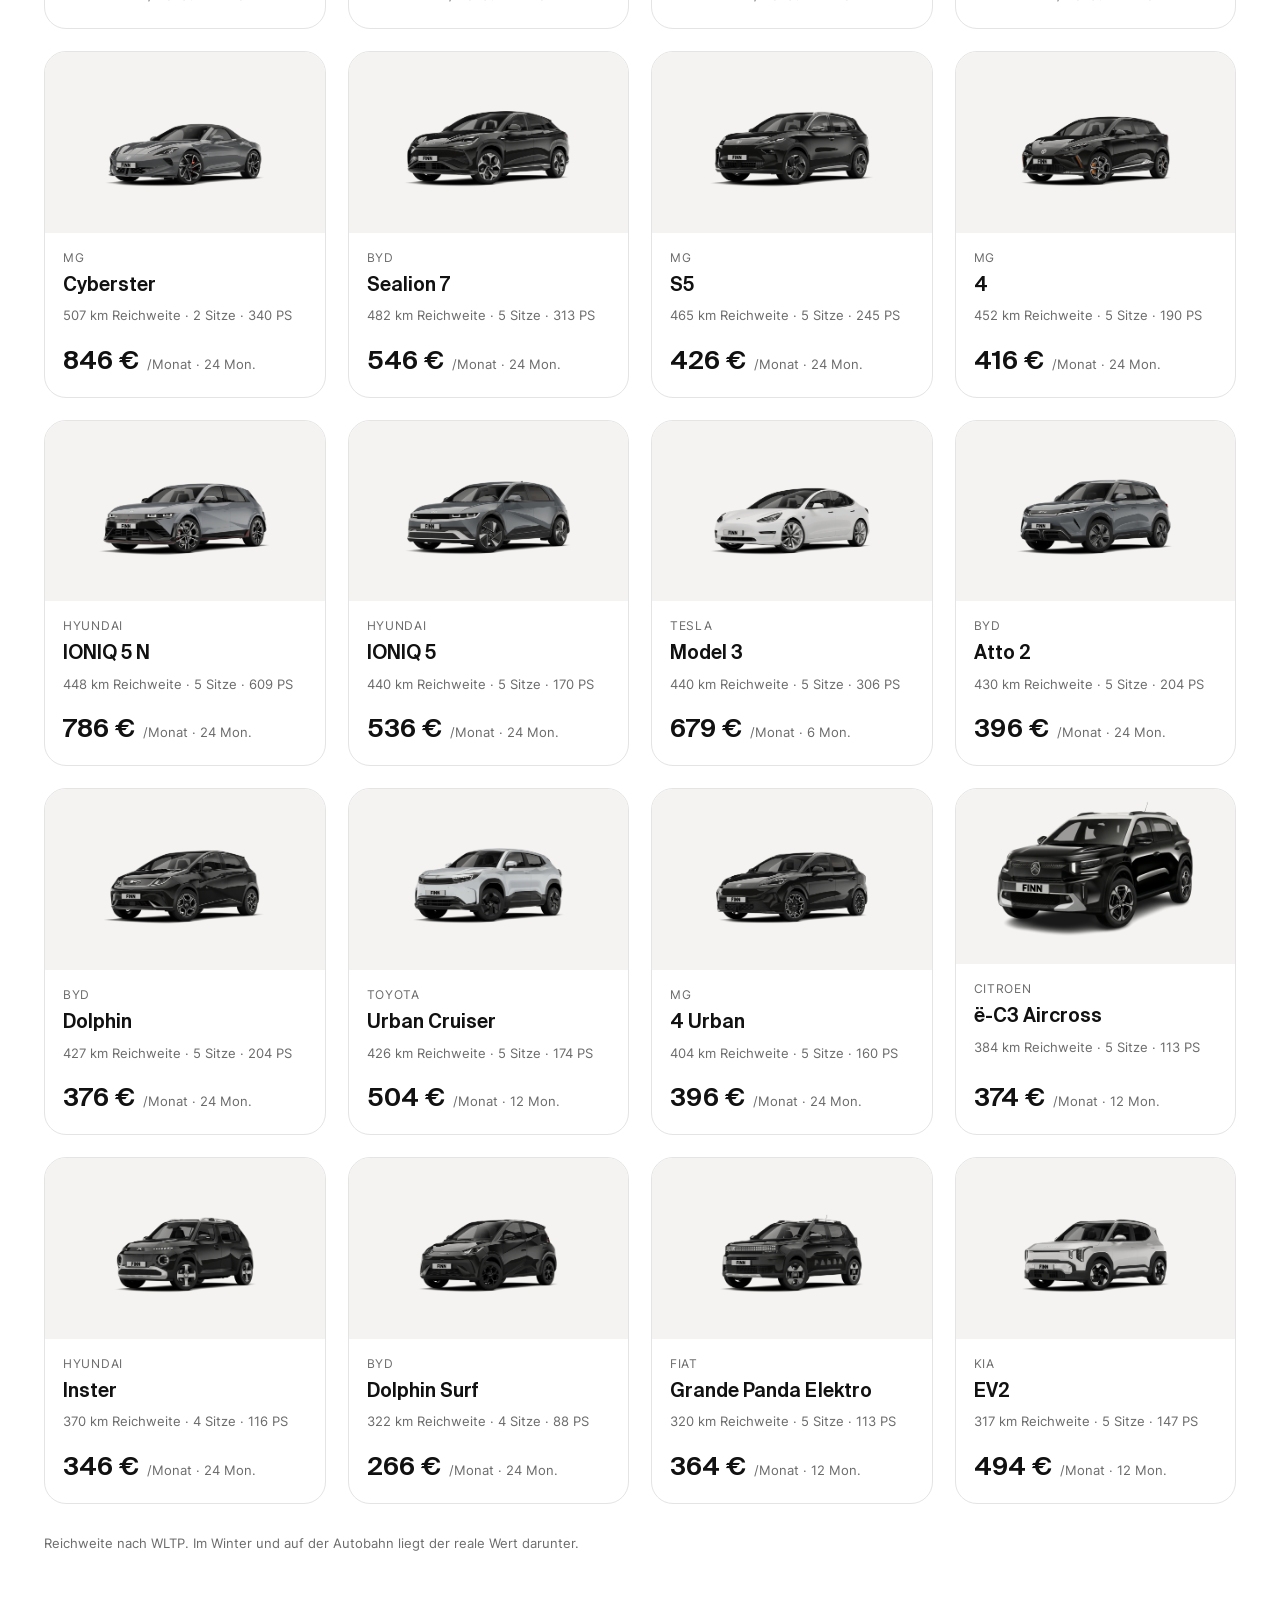
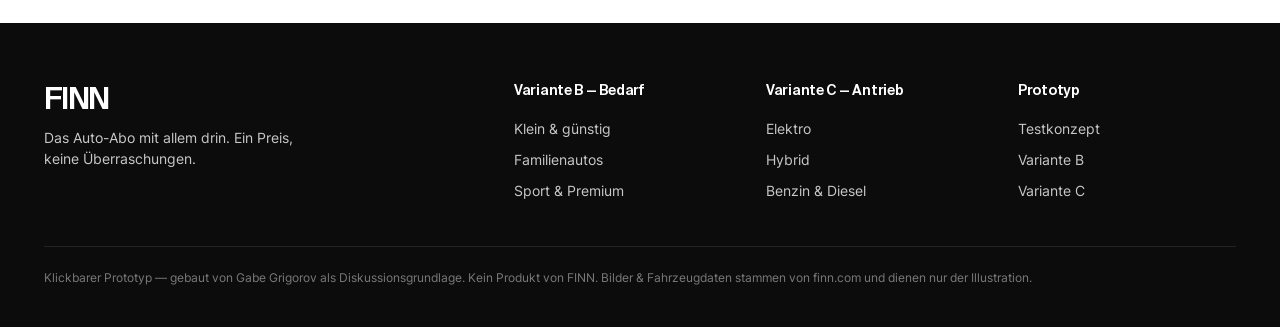
<file: drive.html>
<!DOCTYPE html>
<html lang="de">
<head>
<meta charset="utf-8">
<meta name="viewport" content="width=device-width,initial-scale=1">
<title>Antrieb — FINN Prototyp</title>
<link rel="stylesheet" href="assets/style.css">
</head>
<body>
<div id="hdr"></div>
<div class="wrap crumb"><a href="index-c.html">Start</a> › <span id="crumb"></span></div>

<div class="wrap seg-head">
  <h1 id="title"></h1>
  <p class="mute" id="lede" style="max-width:660px"></p>
</div>

<div class="wrap">
  <div class="bar" id="sortbar"></div>
  <div id="argument"></div>
  <div class="cars" id="list"></div>
  <p class="mute small" id="foot" style="margin:30px 0 70px"></p>
</div>

<div id="ftr"></div>
<script src="assets/data.js"></script>
<script src="assets/app.js"></script>
<script>
window.VARIANT = 'C';

const type = ['elektro', 'hybrid', 'verbrenner'].includes(qs('type')) ? qs('type') : 'elektro';
mount(type);
track('page_view', { page: 'drive_' + type, variant: 'C' });

/* running-cost assumptions, stated openly rather than hidden in a footnote */
const STROM = 0.39, SPRIT = 1.75, KWH100 = 18;

const CFG = {
  elektro: {
    crumb: 'Elektro',
    title: 'Elektro',
    lede: 'Laden statt tanken. Die Ladekarte ist nicht im Abo enthalten — dafür sind Versicherung, Steuer, Wartung und Zulassung es.',
    sorts: [['range', 'Reichweite'], ['price', 'Preis'], ['power', 'Leistung']],
    spec: c => `${c.ev_range} km Reichweite · ${c.seats} Sitze · ${c.ps} PS`,
    tag: (c, i, list) => c.ev_range === Math.max(...list.map(x => x.ev_range || 0))
      ? { tag: 'Größte Reichweite', cls: '' } : (i === 0 ? { tag: 'Beste Wahl', cls: 'g' } : {}),
    argument: list => {
      const avg = Math.round(list.reduce((s, c) => s + (c.ev_range || 0), 0) / list.length);
      return `<div class="costbox">
        <div><b>Was 100 km kosten</b><div class="small mute">Bei ${STROM.toFixed(2).replace('.', ',')} €/kWh und ${SPRIT.toFixed(2).replace('.', ',')} €/l — deine Preise können abweichen.</div></div>
        <div class="costcol on"><span>Elektro</span><b>${(KWH100 * STROM).toFixed(2).replace('.', ',')} €</b><span class="small mute">${KWH100} kWh/100 km</span></div>
        <div class="costcol"><span>Benzin</span><b>${(6.5 * SPRIT).toFixed(2).replace('.', ',')} €</b><span class="small mute">6,5 l/100 km</span></div>
        <div class="costdelta">≈ ${eur((6.5 * SPRIT - KWH100 * STROM) * 10)} weniger pro 1.000 km<div class="small mute">Ø ${avg} km Reichweite in dieser Auswahl</div></div>
      </div>`;
    },
    foot: 'Reichweite nach WLTP. Im Winter und auf der Autobahn liegt der reale Wert darunter.'
  },
  hybrid: {
    crumb: 'Hybrid',
    title: 'Hybrid',
    lede: 'Elektrisch durch die Stadt, Verbrenner auf der Langstrecke. Kein Ladekabel nötig, keine Reichweitenrechnerei.',
    sorts: [['price', 'Preis'], ['consumption', 'Verbrauch'], ['power', 'Leistung']],
    spec: c => `${c.drive_type !== 'elektro' && c.consumption ? c.consumption.toString().replace('.', ',') + ' l/100 km · ' : ''}${c.seats} Sitze · ${c.ps} PS`,
    tag: (c, i) => i === 0 ? { tag: 'Beste Wahl', cls: 'g' } : {},
    argument: () => `<div class="costbox">
        <div><b>Warum Hybrid der pragmatische Kompromiss ist</b><div class="small mute">Für alle, die keine eigene Wallbox haben.</div></div>
        <div class="costcol on"><span>Laden</span><b>optional</b><span class="small mute">läuft auch ohne Kabel</span></div>
        <div class="costcol"><span>Stadt</span><b>elektrisch</b><span class="small mute">dort, wo Verbrenner am meisten schlucken</span></div>
        <div class="costcol"><span>Langstrecke</span><b>tanken</b><span class="small mute">5 Minuten, überall</span></div>
      </div>`,
    foot: 'Umfasst Voll- und Plug-in-Hybride. Verbrauchsangaben nach WLTP.'
  },
  verbrenner: {
    crumb: 'Benzin & Diesel',
    title: 'Benzin & Diesel',
    lede: 'Einsteigen, tanken, weiterfahren. Die größte Auswahl im Katalog — und der schnellste Weg zu einem Auto, das einfach funktioniert.',
    sorts: [['price', 'Preis'], ['consumption', 'Verbrauch'], ['power', 'Leistung']],
    spec: c => `${c.fuel} · ${c.drive_type !== 'elektro' && c.consumption ? c.consumption.toString().replace('.', ',') + ' l/100 km · ' : ''}${c.seats} Sitze`,
    tag: (c, i) => i === 0 ? { tag: 'Günstigstes Auto', cls: 'g' } : {},
    argument: list => `<div class="costbox">
        <div><b>Die größte Auswahl</b><div class="small mute">Kein Ladeverhalten, keine Wallbox, keine Planung.</div></div>
        <div class="costcol on"><span>Modelle</span><b>${list.length}</b><span class="small mute">von ${CARS.length} im Katalog</span></div>
        <div class="costcol"><span>Ab</span><b>${priceFrom(list)}</b><span class="small mute">pro Monat, alles inklusive</span></div>
        <div class="costcol"><span>Tanken</span><b>5 Min.</b><span class="small mute">an jeder Tankstelle</span></div>
      </div>`,
    foot: 'Verbrauchsangaben nach WLTP. Diesel lohnt sich vor allem ab etwa 20.000 km im Jahr.'
  }
};

const cfg = CFG[type];
const pool = drive(type);
let mode = cfg.sorts[0][0];

document.title = `${cfg.title} im Auto-Abo — FINN Prototyp`;
document.getElementById('crumb').textContent = cfg.crumb;
document.getElementById('title').textContent = cfg.title;
document.getElementById('lede').textContent = cfg.lede;
document.getElementById('foot').textContent = cfg.foot;
document.getElementById('argument').innerHTML = cfg.argument(pool);
document.getElementById('sortbar').innerHTML =
  `<span class="small mute" style="margin-right:4px">Sortierung</span>` +
  cfg.sorts.map(([k, l], i) => `<button class="chip ${i === 0 ? 'on' : ''}" data-s="${k}">${l}</button>`).join('') +
  `<span class="small mute" style="margin-left:auto">${pool.length} Modelle · ab ${priceFrom(pool)} pro Monat</span>`;

const SORT = {
  price:       (a, b) => a.price - b.price,
  range:       (a, b) => (b.ev_range || 0) - (a.ev_range || 0),
  power:       (a, b) => b.ps - a.ps,
  consumption: (a, b) => (a.consumption || 99) - (b.consumption || 99)
};

function render() {
  const list = [...pool].sort(SORT[mode]);
  document.getElementById('list').innerHTML = list.map((c, i) => {
    const t = cfg.tag(c, i, list) || {};
    return carCard(c, { from: type, specs: cfg.spec(c), tag: t.tag, tagClass: t.cls });
  }).join('');
}
document.querySelectorAll('[data-s]').forEach(b => b.onclick = () => {
  document.querySelectorAll('[data-s]').forEach(x => x.classList.remove('on'));
  b.classList.add('on'); mode = b.dataset.s; track('drive_sort', { type, mode }); render();
});
render();
</script>
</body>
</html>
</file>
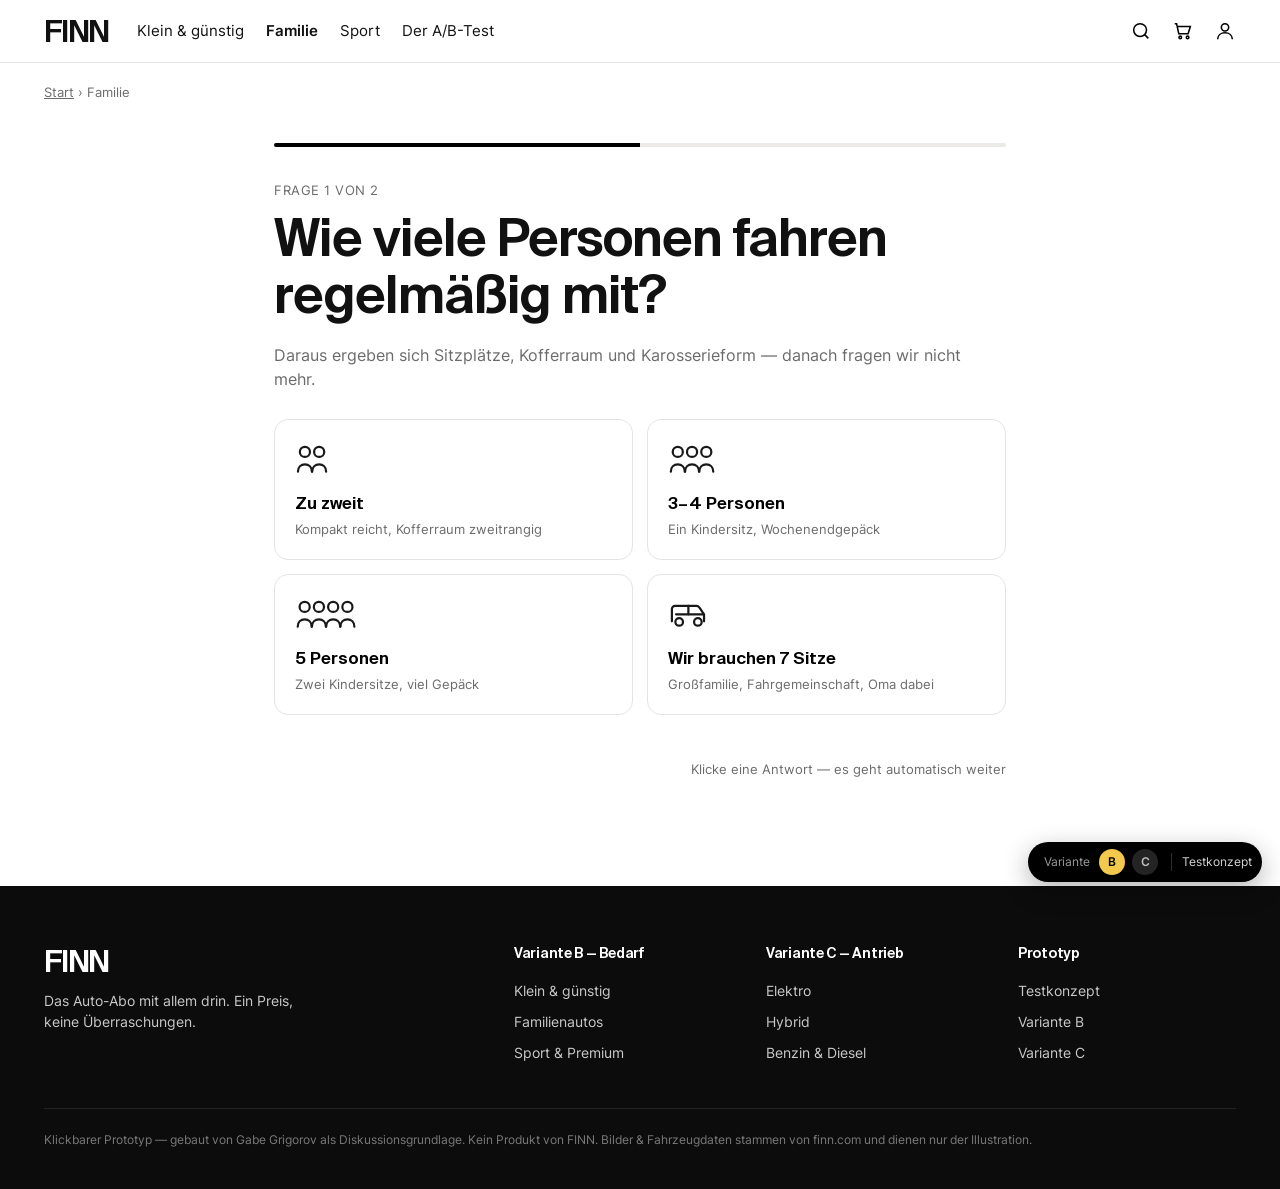
<file: family-results.html>
<!DOCTYPE html>
<html lang="de">
<head>
<meta charset="utf-8">
<meta name="viewport" content="width=device-width,initial-scale=1">
<title>Deine drei Familienautos — FINN Prototyp</title>
<link rel="stylesheet" href="assets/style.css">
</head>
<body>
<div id="hdr"></div>
<div class="wrap crumb"><a href="index.html">Start</a> › <a href="family.html">Familie</a> › Deine Auswahl</div>

<div class="wrap seg-head">
  <h1 id="headline">Drei Autos. Mehr brauchst du nicht.</h1>
  <p class="mute" id="sub" style="max-width:620px"></p>
  <div id="answers" style="margin-top:14px"></div>
  <a href="family.html" class="small" style="text-decoration:underline">Antworten ändern</a>
</div>

<div class="wrap">
  <div class="tiers" id="tiers"></div>
  <div id="note"></div>

  <div style="margin-top:64px">
    <h2 style="font-size:24px">Wenn du doch vergleichen willst</h2>
    <p class="mute small">Alle Modelle, die zu <span id="critline"></span> passen — sortiert nach Preis.</p>
    <div class="cars" id="more" style="margin:22px 0 80px"></div>
  </div>
</div>

<div id="ftr"></div>
<script src="assets/data.js"></script>
<script src="assets/app.js"></script>
<script>
mount('family');

// answers come from the quiz, or from the URL so a result can be shared/deep-linked
const p = new URLSearchParams(location.search);
const a = p.get('size') ? { size: p.get('size'), use: p.get('use') || 'commute' } : store.get();
if (!a.size || !a.use) location.href = 'family.html';
track('page_view', { page: 'family_results', variant: 'B', ...a });

const needSeats = +a.size === 7 ? 7 : (+a.size >= 5 ? 5 : 4);

/* ---------- safety: scored from the real equipment strings ---------- */
const SAFE_WORDS = ['Notbrems', 'Spurhalte', 'Spurassistent', 'Totwinkel', 'Abstands', 'Adaptive',
                    'Müdigkeit', 'Verkehrszeichen', 'Autonomes Fahren', 'Isofix', 'Kollision'];
const safetyScore = c => {
  const t = (c.safety || []).join(' ');
  let s = (c.safety || []).length * 5;
  SAFE_WORDS.forEach(w => { if (t.includes(w)) s += 8; });
  if (/Autonomes Fahren [23]/.test(t)) s += 14;
  return Math.min(100, s);
};

/* ---------- how they drive decides drivetrain, size and towing ---------- */
const USE = {
  city: {
    label: 'Stadt & Kurzstrecke',
    fit: c => (c.fuel === 'Elektro' ? 30 : /Hybrid/.test(c.fuel) ? 18 : 0)
            + (c.length && c.length < 4400 ? 14 : c.length > 4750 ? -16 : 4),
    why: c => c.fuel === 'Elektro' ? 'Elektro — im Stadtverkehr am günstigsten'
            : /Hybrid/.test(c.fuel) ? 'Hybrid — rekuperiert im Stop-and-go'
            : 'Kompakte Außenmaße für enge Parklücken'
  },
  commute: {
    label: 'Pendeln & Autobahn',
    fit: c => (c.fuel === 'Diesel' ? 22 : /Hybrid/.test(c.fuel) ? 18 : c.fuel === 'Elektro' ? ((c.ev_range || 0) >= 400 ? 20 : -8) : 6)
            + (c.gear === 'Automatik' ? 12 : 0)
            + (c.ps >= 130 ? 8 : 0),
    why: c => c.fuel === 'Diesel' ? 'Diesel — die günstigste Wahl bei hoher Laufleistung'
            : c.fuel === 'Elektro' ? `${c.ev_range} km Reichweite — Pendeln ohne Zwischenstopp`
            : 'Sparsam auf der Langstrecke'
  },
  trip: {
    label: 'Lange Fahrten & Urlaub',
    fit: c => ((c.length || 4400) - 4300) / 22
            + (c.fuel === 'Elektro' ? ((c.ev_range || 0) >= 430 ? 12 : -18) : 14)
            + (c.drive === 'Allrad' ? 10 : 0)
            + (c.seats >= 7 ? 8 : 0),
    why: c => c.length > 4600 ? `${(c.length / 10).toFixed(0)} cm Außenlänge — Kofferraum für die ganze Familie`
            : 'Reicht für Gepäck und lange Etappen'
  },
  gear: {
    label: 'Immer viel dabei',
    fit: c => (c.hitch ? 34 : -22)
            + (['Kombi', 'Van', 'SUV'].includes(c.type) ? 14 : 0)
            + ((c.length || 4400) - 4300) / 26,
    why: c => c.hitch ? 'Anhängerkupplung ab Werk' : 'Großer Laderaum'
  }
};
const use = USE[a.use] || USE.commute;

/* ---------- who even qualifies ----------
   Seats are a hard requirement. Each usage answer adds its own hard constraint —
   a towbar for "immer viel dabei", real range for long trips. Only if a constraint
   leaves too little stock do we drop it, and then we say so. */
const HARD = {
  city:    c => (c.length || 4400) < 4800,
  commute: c => c.gear === 'Automatik' || c.fuel === 'Diesel' || /Hybrid/.test(c.fuel)
                || (c.fuel === 'Elektro' && (c.ev_range || 0) >= 380),
  trip:    c => c.fuel !== 'Elektro' || (c.ev_range || 0) >= 420,
  gear:    c => c.hitch
};
const SIZE_FIT = {
  2: c => ((c.length || 4400) < 4500 ? 12 : (c.length || 0) > 4750 ? -14 : 0),
  4: c => ((c.length || 4400) >= 4300 && (c.length || 4400) <= 4750 ? 10 : 0),
  5: c => ((c.length || 4400) - 4350) / 25,
  7: c => 20
};

let relaxed = null;
let pool = seg('family').filter(c => c.seats >= needSeats);
if (pool.length < 3) {
  pool = seg('family');
  relaxed = `Mit ${needSeats} Sitzplätzen ist der Bestand gerade zu dünn für eine echte Auswahl — wir zeigen dir die nächstgrößeren Autos.`;
}
const strict = pool.filter(HARD[a.use] || (() => true));
if (strict.length >= 4) pool = strict;
else relaxed = relaxed || `Für „${use.label}" gibt es aktuell nur ${strict.length} passende Autos — wir haben die Auswahl etwas geöffnet.`;

const sizeFit = SIZE_FIT[+a.size] || SIZE_FIT[4];
const scored = pool.map(c => ({ c, fit: use.fit(c) + sizeFit(c), safe: safetyScore(c) }))
                   .sort((x, y) => y.fit - x.fit);
// keep only the genuinely well-matched half — a wide net makes every answer
// return the same cheapest car and the questions stop meaning anything
const eligible = scored.slice(0, Math.max(6, Math.round(scored.length * 0.45)))
                       .sort((x, y) => x.c.price - y.c.price);

/* ---------- the three tiers: cheap · safe (anchor) · premium ----------
   Order matters. The cheapest sets the floor, the premium sets a ceiling that
   is aspirational but still credible, and the safe choice sits between them —
   that middle position is what the whole screen is built to sell. */
const value = eligible[0];

const premium =
  [...eligible].filter(x => x.c.price >= value.c.price * 1.6 && x.c.price <= value.c.price * 3.2)
               .sort((x, y) => (y.c.msrp - x.c.msrp) || (y.c.price - x.c.price))[0]
  || [...eligible].sort((x, y) => y.c.price - x.c.price)[0];

const middle = eligible
  .filter(x => x !== value && x !== premium)
  .filter(x => x.c.price > value.c.price * 1.05 && x.c.price < premium.c.price * 0.95)
  .sort((x, y) => (y.safe - x.safe) || (y.fit - x.fit))[0]
  || eligible[Math.floor(eligible.length / 2)];

const tiers = [
  { key: 'value',   x: value,   kicker: 'Solide Basis',    hero: false },
  { key: 'secure',  x: middle,  kicker: 'Die sichere Wahl', hero: true },
  { key: 'premium', x: premium, kicker: 'Mehr Komfort',     hero: false }
].sort((m, n) => m.x.c.price - n.x.c.price);

const deltaToBase = middle.c.price - value.c.price;

document.getElementById('sub').textContent =
  `Aus ${seg('family').length} Familienautos, gefiltert auf ${needSeats === 7 ? '7 Sitzplätze' : needSeats + ' Sitzplätze'} und „${use.label}". Eine Entscheidung statt einer Liste.`;
document.getElementById('answers').innerHTML =
  [a.size === '7' ? '7 Sitze nötig' : a.size + ' Personen', use.label]
  .map(t => `<span class="mini">${t}</span>`).join('');
document.getElementById('critline').textContent = `${needSeats} Sitzplätzen und „${use.label}"`;

function safetyProof(c) {
  const t = (c.safety || []).join(' ');
  const out = [];
  if (/Autonomes Fahren [23]/.test(t)) out.push('Teilautomatisiertes Fahren (Level 2)');
  if (/Notbrems/.test(t)) out.push('Automatischer Notbremsassistent');
  if (/Spurhalte|Spurassistent/.test(t)) out.push('Aktive Spurhaltung');
  if (/Totwinkel/.test(t)) out.push('Totwinkel-Warner');
  if (/Adaptive|Abstands/.test(t)) out.push('Abstandsregeltempomat');
  if (/Isofix/.test(t)) out.push('Isofix auf allen Rücksitzen');
  return out.slice(0, 5);
}

document.getElementById('tiers').innerHTML = tiers.map(t => {
  const c = t.x.c, hero = t.hero;
  const proof = hero ? safetyProof(c) : [];
  return `<div class="tier ${hero ? "pick" : ""}">
    ${hero ? '<div class="tier-badge">Am häufigsten gewählt</div>' : ''}
    <div class="tier-kicker">${t.kicker}</div>
    <div class="tier-ph"><img src="${c.img}" alt="${c.brand} ${c.model}"></div>
    <div class="tier-nm">${c.brand} ${c.model}</div>
    <div class="tier-sp">${c.type} · ${c.seats} Sitze · ${c.ps} PS · ${c.fuel}</div>
    <div class="tier-price"><b>${eur(c.price)}</b><span>/Monat · ${c.term} Mon.</span></div>
    ${hero
      ? `<div class="tier-arg">
           <div class="tier-arg-h">Warum dieses Auto ${deltaToBase > 0 ? eur(deltaToBase) + ' mehr wert ist' : 'die sicherste Wahl ist'}</div>
           <ul class="incl">${proof.map(x => `<li>${x}</li>`).join('')}</ul>
           <div class="small mute" style="margin-top:10px">Sicherheitsausstattung ${t.x.safe}/100 — der höchste Wert in dieser Auswahl.
           ${deltaToBase > 0 ? `Das sind <b>${(deltaToBase / 30).toFixed(2).replace('.', ',')} €</b> pro Tag.` : ''}</div>
         </div>`
      : `<div class="tier-arg light"><ul class="incl">
           <li>${use.why(c)}</li>
           <li>${t.key === 'value' ? 'Günstigste Rate in dieser Auswahl' : `Neupreis ${eur(c.msrp)} — im Abo ab ${eur(c.price)}`}</li>
         </ul></div>`}
    <a class="btn ${hero ? '' : 'ghost'}" style="width:100%" href="car.html?id=${encodeURIComponent(c.id)}&from=family"
       onclick="track('tier_click',{tier:'${t.key}',car:'${c.id}',delta:${c.price - value.c.price}})">
       ${hero ? 'Diese Wahl treffen' : 'Ansehen'}</a>
  </div>`;
}).join('');

document.getElementById('note').innerHTML = relaxed
  ? `<div style="background:#fffdf5;border:1px solid #eadfb0;border-radius:12px;padding:12px 16px;margin-top:24px;font-size:14px;max-width:680px">⚠︎ ${relaxed}</div>` : '';

document.getElementById('more').innerHTML = eligible.slice(0, 8)
  .map(x => carCard(x.c, { from: 'family', specs: `${x.c.type} · ${x.c.seats} Sitze · ${x.c.fuel}` })).join('');
</script>
</body>
</html>
</file>
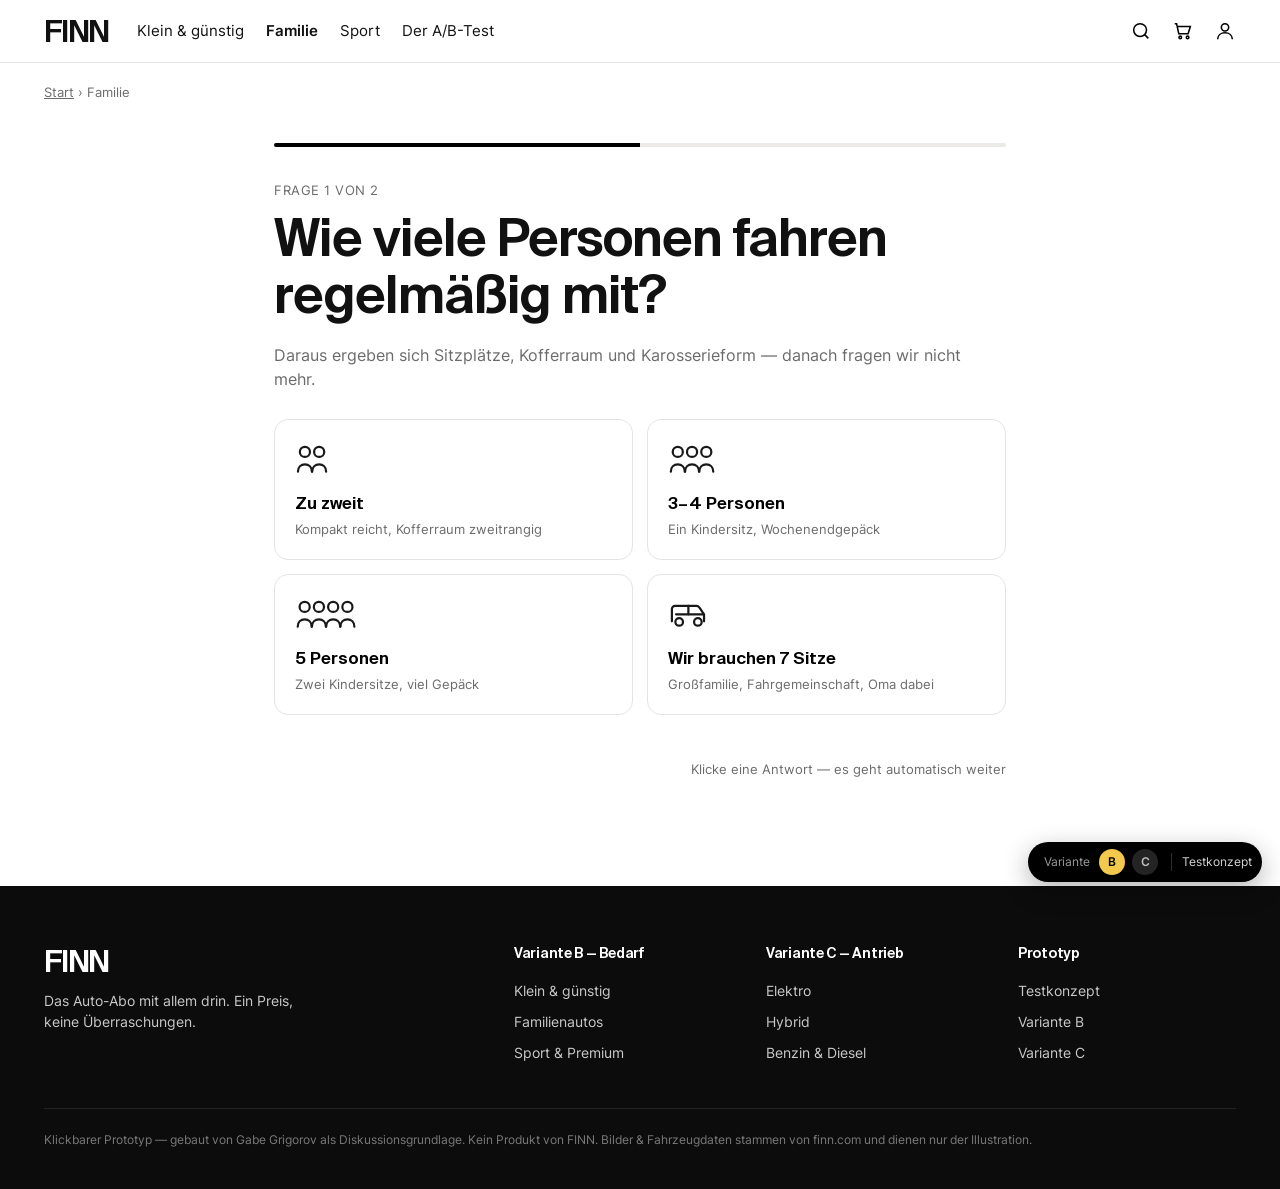
<file: family.html>
<!DOCTYPE html>
<html lang="de">
<head>
<meta charset="utf-8">
<meta name="viewport" content="width=device-width,initial-scale=1">
<title>Familienauto finden — FINN Prototyp</title>
<link rel="stylesheet" href="assets/style.css">
</head>
<body>
<div id="hdr"></div>
<div class="wrap crumb"><a href="index.html">Start</a> › Familie</div>

<div class="quiz">
  <div class="prog"><i id="bar"></i></div>

  <!-- 1 -->
  <div class="step on" data-step="1">
    <div class="qn">Frage 1 von 2</div>
    <h1>Wie viele Personen fahren regelmäßig mit?</h1>
    <p class="mute">Daraus ergeben sich Sitzplätze, Kofferraum und Karosserieform — danach fragen wir nicht mehr.</p>
    <div class="opts">
      <button class="opt" data-k="size" data-v="2"><svg class="oi" viewBox="0 0 26 24" width="42" height="38" fill="none" stroke="currentColor" stroke-width="1.4" stroke-linecap="round" stroke-linejoin="round"><circle cx="6" cy="7.5" r="3.2"/><path d="M1.6 20c0-3 2-4.6 4.4-4.6S10.4 17 10.4 20"/><circle cx="15" cy="7.5" r="3.2"/><path d="M10.6 20c0-3 2-4.6 4.4-4.6S19.4 17 19.4 20"/></svg><div class="ot">Zu zweit</div><div class="os">Kompakt reicht, Kofferraum zweitrangig</div></button>
      <button class="opt" data-k="size" data-v="4"><svg class="oi" viewBox="0 0 35 24" width="56" height="38" fill="none" stroke="currentColor" stroke-width="1.4" stroke-linecap="round" stroke-linejoin="round"><circle cx="6" cy="7.5" r="3.2"/><path d="M1.6 20c0-3 2-4.6 4.4-4.6S10.4 17 10.4 20"/><circle cx="15" cy="7.5" r="3.2"/><path d="M10.6 20c0-3 2-4.6 4.4-4.6S19.4 17 19.4 20"/><circle cx="24" cy="7.5" r="3.2"/><path d="M19.6 20c0-3 2-4.6 4.4-4.6S28.4 17 28.4 20"/></svg><div class="ot">3–4 Personen</div><div class="os">Ein Kindersitz, Wochenendgepäck</div></button>
      <button class="opt" data-k="size" data-v="5"><svg class="oi" viewBox="0 0 44 24" width="70" height="38" fill="none" stroke="currentColor" stroke-width="1.4" stroke-linecap="round" stroke-linejoin="round"><circle cx="6" cy="7.5" r="3.2"/><path d="M1.6 20c0-3 2-4.6 4.4-4.6S10.4 17 10.4 20"/><circle cx="15" cy="7.5" r="3.2"/><path d="M10.6 20c0-3 2-4.6 4.4-4.6S19.4 17 19.4 20"/><circle cx="24" cy="7.5" r="3.2"/><path d="M19.6 20c0-3 2-4.6 4.4-4.6S28.4 17 28.4 20"/><circle cx="33" cy="7.5" r="3.2"/><path d="M28.6 20c0-3 2-4.6 4.4-4.6S37.4 17 37.4 20"/></svg><div class="ot">5 Personen</div><div class="os">Zwei Kindersitze, viel Gepäck</div></button>
      <button class="opt" data-k="size" data-v="7"><svg class="oi" viewBox="0 0 26 24" width="42" height="38" fill="none" stroke="currentColor" stroke-width="1.4" stroke-linecap="round" stroke-linejoin="round"><path d="M2.2 16.6V8.8a2 2 0 0 1 2-2h13.4a2.4 2.4 0 0 1 1.9 1l3 4.4v4.4"/><path d="M4.8 12.2h17.4"/><path d="M12.6 6.8v5.4"/><circle cx="6.8" cy="17" r="2.4"/><circle cx="18.6" cy="17" r="2.4"/></svg><div class="ot">Wir brauchen 7 Sitze</div><div class="os">Großfamilie, Fahrgemeinschaft, Oma dabei</div></button>
    </div>
  </div>

  <!-- 2 -->
  <div class="step" data-step="2">
    <div class="qn">Frage 2 von 2</div>
    <h1>Wie fährst du normalerweise?</h1>
    <p class="mute">Die letzte Frage. Danach zeigen wir dir drei Autos — mehr brauchst du nicht.</p>
    <div class="opts">
      <button class="opt" data-k="use" data-v="city"><svg class="oi" viewBox="0 0 26 24" width="42" height="38" fill="none" stroke="currentColor" stroke-width="1.4" stroke-linecap="round" stroke-linejoin="round"><path d="M2 20.6h22"/><path d="M4.4 20.6V9.4l5.2-3.2v14.4"/><path d="M9.6 20.6V11h5.8a1.8 1.8 0 0 1 1.8 1.8v7.8"/><path d="M17.2 20.6v-5.4h3.4a1.4 1.4 0 0 1 1.4 1.4v4"/><path d="M6.6 11.4h1M6.6 14.4h1M12 14h1.6M12 17h1.6"/></svg><div class="ot">Stadt &amp; Kurzstrecke</div><div class="os">Kita, Einkauf, selten über 50 km am Stück</div></button>
      <button class="opt" data-k="use" data-v="commute"><svg class="oi" viewBox="0 0 26 24" width="42" height="38" fill="none" stroke="currentColor" stroke-width="1.4" stroke-linecap="round" stroke-linejoin="round"><path d="M5.6 21 10.4 4M20.4 21 15.6 4"/><path d="M13 5.4v2.4M13 11v2.6M13 16.6V19"/></svg><div class="ot">Pendeln &amp; Autobahn</div><div class="os">Jeden Tag die gleiche Strecke, viel Kilometer</div></button>
      <button class="opt" data-k="use" data-v="trip"><svg class="oi" viewBox="0 0 26 24" width="42" height="38" fill="none" stroke="currentColor" stroke-width="1.4" stroke-linecap="round" stroke-linejoin="round"><path d="M2 17v-2.6l1.6-.5 2.8-4.3A2.5 2.5 0 0 1 8.5 8.4h7.8a2.5 2.5 0 0 1 2 1l3 4.5 1.7.4V17"/><path d="M6.2 13.6h14.4"/><path d="M8.4 8.4V6.6a1 1 0 0 1 1-1h6a1 1 0 0 1 1 1v1.8"/><circle cx="7.4" cy="17.4" r="2.4"/><circle cx="18.2" cy="17.4" r="2.4"/></svg><div class="ot">Lange Fahrten &amp; Urlaub</div><div class="os">Vollgepackt in die Berge oder ans Meer</div></button>
      <button class="opt" data-k="use" data-v="gear"><svg class="oi" viewBox="0 0 26 24" width="42" height="38" fill="none" stroke="currentColor" stroke-width="1.4" stroke-linecap="round" stroke-linejoin="round"><path d="M2 16.4v-2.2l1.5-.5 3-4.2A2.4 2.4 0 0 1 8.4 8.5h10.2A2.7 2.7 0 0 1 21.2 11v5.4"/><path d="M5.4 13.6h15"/><path d="M21.2 15.4h2.2a1.4 1.4 0 0 1 0 2.8"/><path d="M9 8.5V6.2h6v2.3"/><circle cx="7" cy="16.8" r="2.3"/><circle cx="17.4" cy="16.8" r="2.3"/></svg><div class="ot">Immer viel dabei</div><div class="os">Anhänger, Fahrräder, Hund, Sportzeug</div></button>
    </div>
  </div>

  <div class="qnav">
    <button class="btn ghost" id="back" style="visibility:hidden">← Zurück</button>
    <span class="small mute" id="hint">Klicke eine Antwort — es geht automatisch weiter</span>
  </div>
</div>

<div id="ftr"></div>
<script src="assets/data.js"></script>
<script src="assets/app.js"></script>
<script>
mount('family');
track('page_view', {page:'family_quiz', variant:'B'});
store.clear();

let step = 1;
const total = 2;
const setStep = n => {
  step = n;
  document.querySelectorAll('.step').forEach(s => s.classList.toggle('on', +s.dataset.step === n));
  document.getElementById('bar').style.width = (n / total * 100) + '%';
  document.getElementById('back').style.visibility = n > 1 ? 'visible' : 'hidden';
  window.scrollTo({ top: 0, behavior: 'smooth' });
};
setStep(1);

document.querySelectorAll('.opt').forEach(b => b.onclick = () => {
  b.parentElement.querySelectorAll('.opt').forEach(x => x.classList.remove('on'));
  b.classList.add('on');
  store.set({ [b.dataset.k]: b.dataset.v });
  track('quiz_answer', { q: b.dataset.k, a: b.dataset.v, step });
  if (step < total) { setTimeout(() => setStep(step + 1), 260); return; }
  // last answer — go straight to the three cars, no budget question
  track('quiz_completed', store.get());
  setTimeout(() => location.href = 'family-results.html', 300);
});

document.getElementById('back').onclick = () => setStep(Math.max(1, step - 1));
</script>
</body>
</html>
</file>
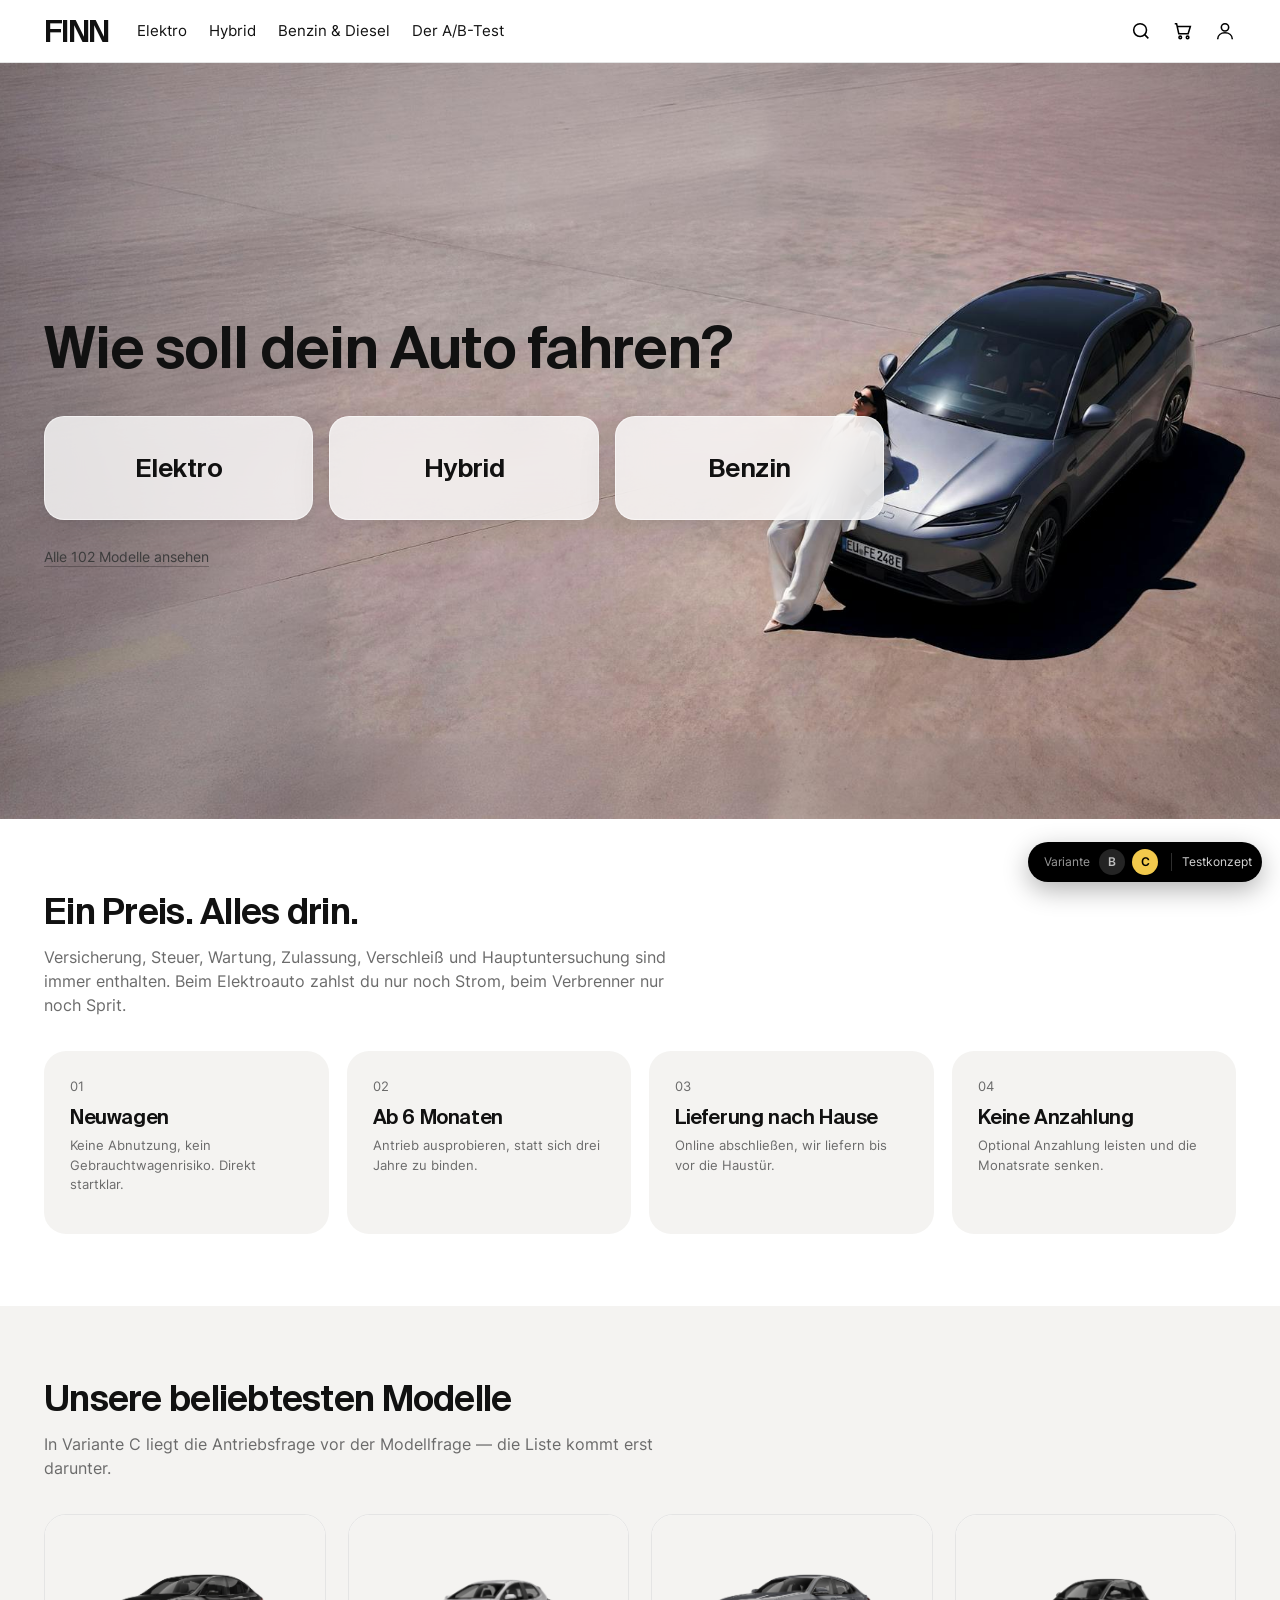
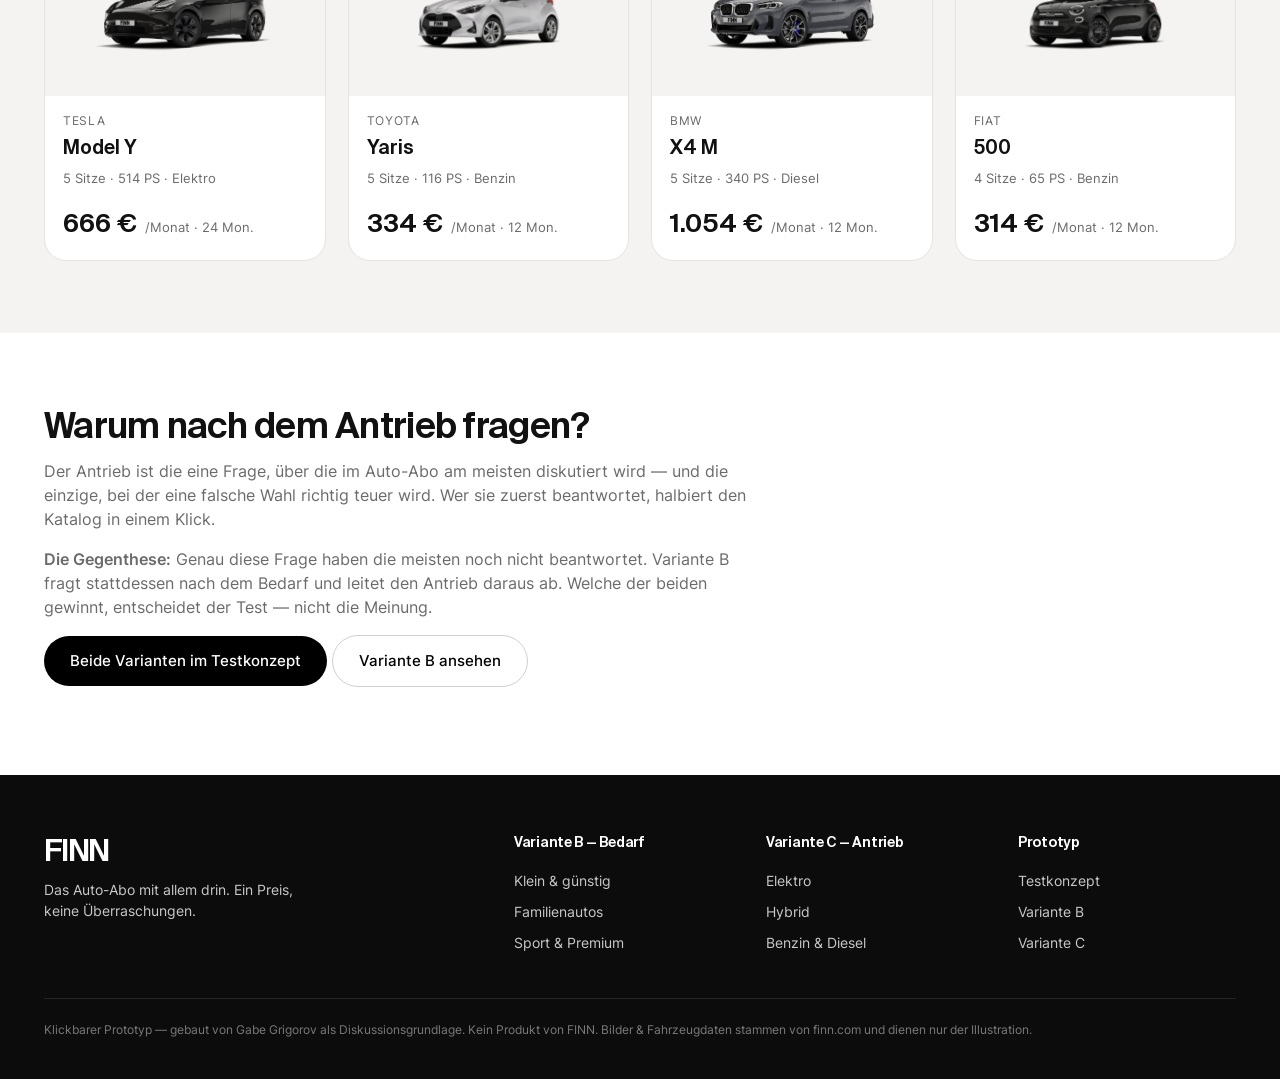
<file: index-c.html>
<!DOCTYPE html>
<html lang="de">
<head>
<meta charset="utf-8">
<meta name="viewport" content="width=device-width,initial-scale=1">
<title>FINN — Auto-Abo. Alles inklusive. (Prototyp Variante C)</title>
<link rel="stylesheet" href="assets/style.css">
</head>
<body>
<div id="hdr"></div>

<div class="hero">
  <div class="hero-in">
    <div class="hero-copy">
      <h1>Wie soll dein Auto fahren?</h1>
    </div>

    <div class="choices">
      <a class="choice" href="drive.html?type=elektro" onclick="track('segment_selected',{segment:'elektro',variant:'C'})">
        <span class="t">Elektro</span>
        <span class="s" id="s-elektro"></span>
      </a>
      <a class="choice" href="drive.html?type=hybrid" onclick="track('segment_selected',{segment:'hybrid',variant:'C'})">
        <span class="t">Hybrid</span>
        <span class="s" id="s-hybrid"></span>
      </a>
      <a class="choice" href="drive.html?type=verbrenner" onclick="track('segment_selected',{segment:'verbrenner',variant:'C'})">
        <span class="t">Benzin</span>
        <span class="s" id="s-verbrenner"></span>
      </a>
    </div>

    <div class="hero-alt"><a href="#alle" onclick="track('search_fallback',{variant:'C'})" id="allLink">Alle Modelle ansehen</a></div>
  </div>
</div>

<section>
  <div class="wrap">
    <div class="sec-head">
      <h2>Ein Preis. Alles drin.</h2>
      <p class="mute">Versicherung, Steuer, Wartung, Zulassung, Verschleiß und Hauptuntersuchung sind immer enthalten. Beim Elektroauto zahlst du nur noch Strom, beim Verbrenner nur noch Sprit.</p>
    </div>
    <div class="grid4">
      <div class="usp"><div class="n">01</div><h3>Neuwagen</h3><p class="mute small">Keine Abnutzung, kein Gebrauchtwagenrisiko. Direkt startklar.</p></div>
      <div class="usp"><div class="n">02</div><h3>Ab 6 Monaten</h3><p class="mute small">Antrieb ausprobieren, statt sich drei Jahre zu binden.</p></div>
      <div class="usp"><div class="n">03</div><h3>Lieferung nach Hause</h3><p class="mute small">Online abschließen, wir liefern bis vor die Haustür.</p></div>
      <div class="usp"><div class="n">04</div><h3>Keine Anzahlung</h3><p class="mute small">Optional Anzahlung leisten und die Monatsrate senken.</p></div>
    </div>
  </div>
</section>

<section class="band" id="alle">
  <div class="wrap">
    <div class="sec-head"><h2>Unsere beliebtesten Modelle</h2>
      <p class="mute">In Variante C liegt die Antriebsfrage vor der Modellfrage — die Liste kommt erst darunter.</p></div>
    <div class="cars" id="popular"></div>
  </div>
</section>

<section>
  <div class="wrap">
    <h2>Warum nach dem Antrieb fragen?</h2>
    <p class="mute" style="max-width:720px">Der Antrieb ist die eine Frage, über die im Auto-Abo am meisten diskutiert wird — und die einzige, bei der eine falsche Wahl richtig teuer wird. Wer sie zuerst beantwortet, halbiert den Katalog in einem Klick.</p>
    <p class="mute" style="max-width:720px"><strong>Die Gegenthese:</strong> Genau diese Frage haben die meisten noch nicht beantwortet. Variante B fragt stattdessen nach dem Bedarf und leitet den Antrieb daraus ab. Welche der beiden gewinnt, entscheidet der Test — nicht die Meinung.</p>
    <p><a class="btn" href="ab-test.html">Beide Varianten im Testkonzept</a> <a class="btn ghost" href="index.html">Variante B ansehen</a></p>
  </div>
</section>

<div id="ftr"></div>
<script src="assets/data.js"></script>
<script src="assets/app.js"></script>
<script>
window.VARIANT = 'C';
mount('home');
track('page_view', { page: 'home', variant: 'C' });

[['elektro', 'Reichweite bis'], ['hybrid', 'ohne Kabel'], ['verbrenner', 'inkl. Diesel']].forEach(([t]) => {
  const l = drive(t);
  document.getElementById('s-' + t).textContent = `${l.length} Modelle · ab ${priceFrom(l)}`;
});
document.getElementById('allLink').textContent = `Alle ${CARS.length} Modelle ansehen`;

const picks = [];
['tesla', 'toyota', 'bmw', 'fiat'].forEach(b => {
  const c = CARS.find(x => x.brand.toLowerCase().startsWith(b) && !picks.includes(x));
  if (c) picks.push(c);
});
document.getElementById('popular').innerHTML = picks.slice(0, 4)
  .map(c => carCard(c, { from: 'home_c' })).join('');
</script>
</body>
</html>
</file>
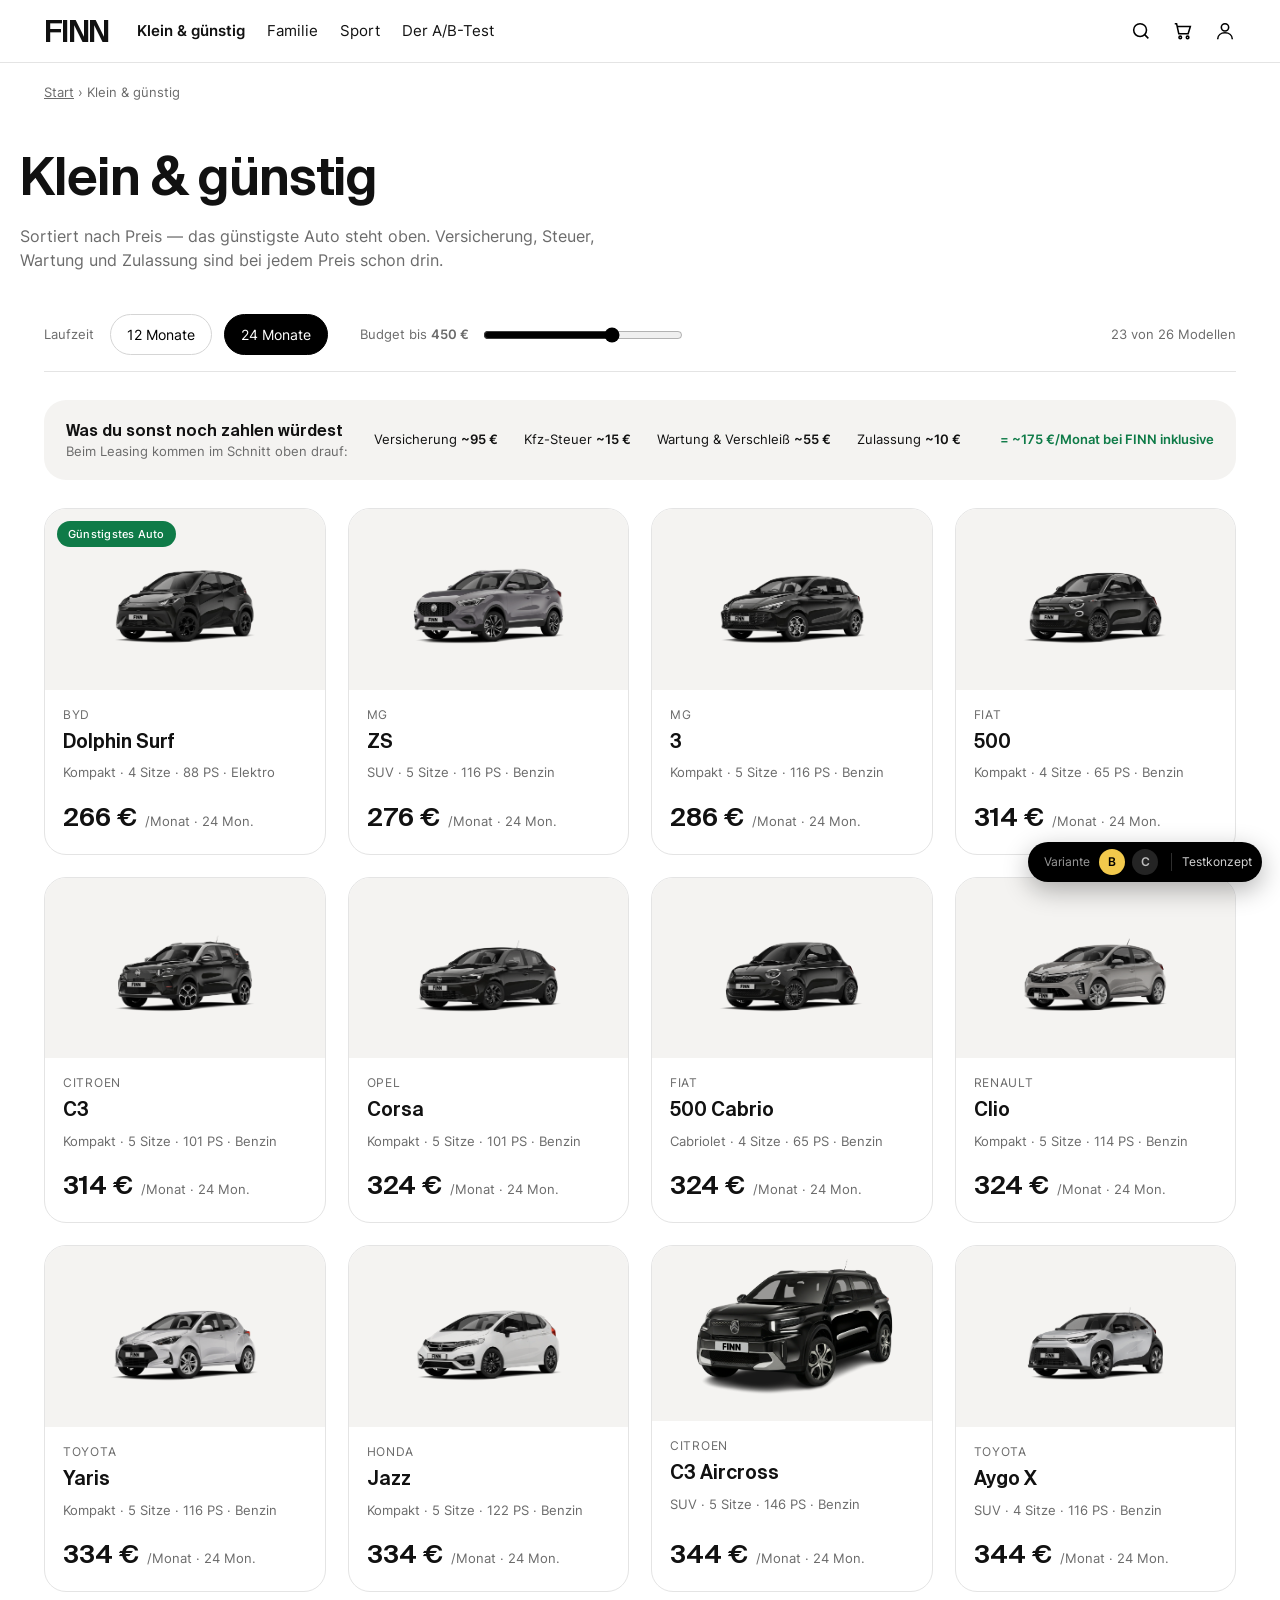
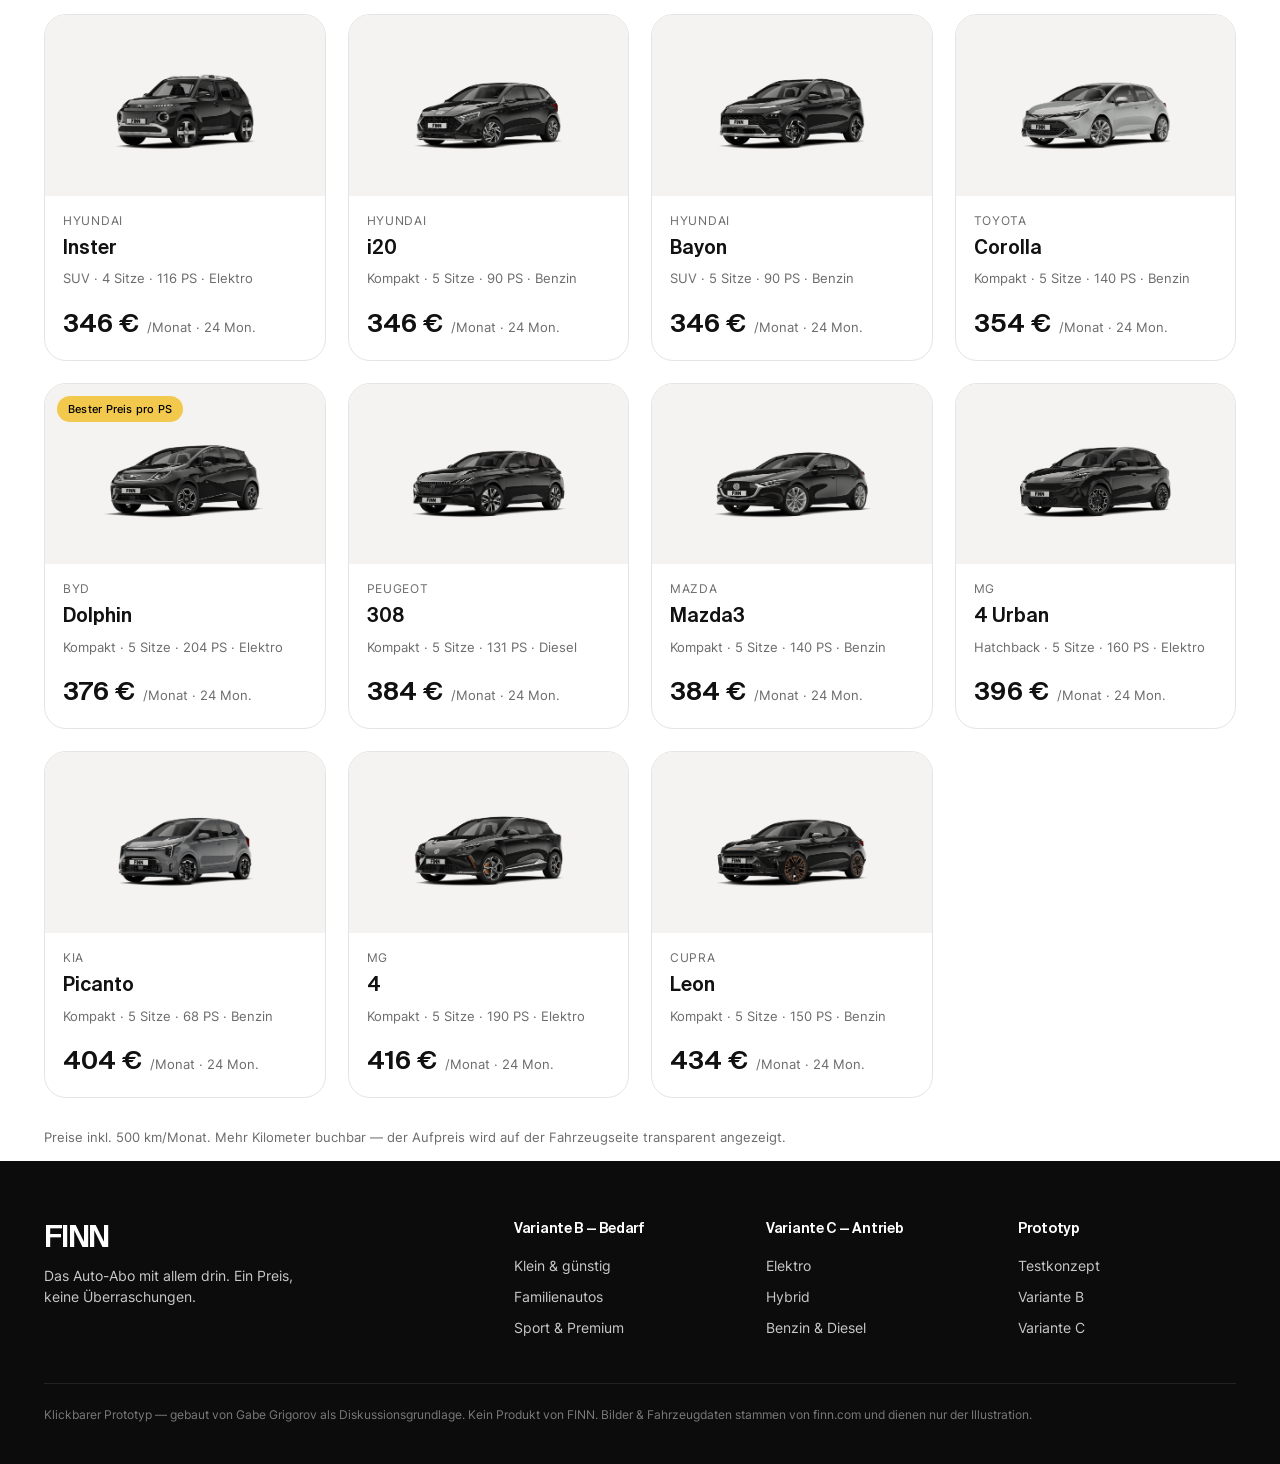
<file: small.html>
<!DOCTYPE html>
<html lang="de">
<head>
<meta charset="utf-8">
<meta name="viewport" content="width=device-width,initial-scale=1">
<title>Klein &amp; günstig — FINN Prototyp</title>
<link rel="stylesheet" href="assets/style.css">
</head>
<body>
<div id="hdr"></div>
<div class="wrap crumb"><a href="index.html">Start</a> › Klein &amp; günstig</div>

<div class="wrap seg-head">
  <h1>Klein &amp; günstig</h1>
  <p class="mute" style="max-width:640px">Sortiert nach Preis — das günstigste Auto steht oben. Versicherung, Steuer, Wartung und Zulassung sind bei jedem Preis schon drin.</p>
</div>

<div class="wrap">
  <div class="bar">
    <span class="small mute" style="margin-right:4px">Laufzeit</span>
    <button class="chip" data-term="12">12 Monate</button>
    <button class="chip on" data-term="24">24 Monate</button>
    <span class="small mute" style="margin-left:20px">Budget bis <b id="budgetLbl">450 €</b></span>
    <input type="range" id="budget" min="260" max="550" step="10" value="450">
    <span style="margin-left:auto" class="small mute" id="count"></span>
  </div>

  <div style="background:var(--soft);border-radius:var(--rl);padding:18px 22px;margin-bottom:28px;display:flex;gap:26px;flex-wrap:wrap;align-items:center">
    <div><b style="font-family:'SuisseIntl'">Was du sonst noch zahlen würdest</b>
      <div class="small mute">Beim Leasing kommen im Schnitt oben drauf:</div></div>
    <div class="small">Versicherung <b>~95 €</b></div>
    <div class="small">Kfz-Steuer <b>~15 €</b></div>
    <div class="small">Wartung &amp; Verschleiß <b>~55 €</b></div>
    <div class="small">Zulassung <b>~10 €</b></div>
    <div class="small" style="margin-left:auto"><b style="color:var(--good)">= ~175 €/Monat bei FINN inklusive</b></div>
  </div>

  <div class="cars" id="list"></div>
  <p class="mute small" style="margin-top:30px">Preise inkl. 500 km/Monat. Mehr Kilometer buchbar — der Aufpreis wird auf der Fahrzeugseite transparent angezeigt.</p>
</div>

<div id="ftr"></div>
<script src="assets/data.js"></script>
<script src="assets/app.js"></script>
<script>
mount('small');
track('page_view', {page:'segment_small', variant:'B'});

let term = 24, budget = 450;
const pool = seg('small');

function priceFor(c, t) { return c.terms[t] || c.terms[String(t)] || c.price; }

function render() {
  const list = pool
    .map(c => ({ c, p: priceFor(c, term) }))
    .filter(x => x.p <= budget)
    .sort((a, b) => a.p - b.p);

  const bestPerPs = list.filter(x => x.c.ps > 0).sort((a, b) => a.p / a.c.ps - b.p / b.c.ps)[0];
  const firstEv = list.find(x => x.c.fuel === 'Elektro');
  document.getElementById('count').textContent = list.length + ' von ' + pool.length + ' Modellen';
  document.getElementById('list').innerHTML = list.map((x, i) => {
    const c = { ...x.c, price: x.p, term };
    let tag = null, cls = '';
    if (i === 0) { tag = 'Günstigstes Auto'; cls = 'g'; }
    else if (x === bestPerPs) { tag = 'Bester Preis pro PS'; cls = 'y'; }
    else if (c.fuel === 'Elektro' && x === firstEv) { tag = 'Günstigster Stromer'; cls = 'b'; }
    return carCard(c, { tag, tagClass: cls, from: 'small',
      specs: `${c.type.replace('Klein- und Kompaktwagen','Kompakt')} · ${c.seats} Sitze · ${c.ps} PS · ${c.fuel}` });
  }).join('');
}

document.querySelectorAll('[data-term]').forEach(b => b.onclick = () => {
  document.querySelectorAll('[data-term]').forEach(x => x.classList.remove('on'));
  b.classList.add('on'); term = +b.dataset.term; track('term_changed', {term}); render();
});
document.getElementById('budget').oninput = e => {
  budget = +e.target.value;
  document.getElementById('budgetLbl').textContent = budget + ' €';
  render();
};
render();
</script>
</body>
</html>
</file>
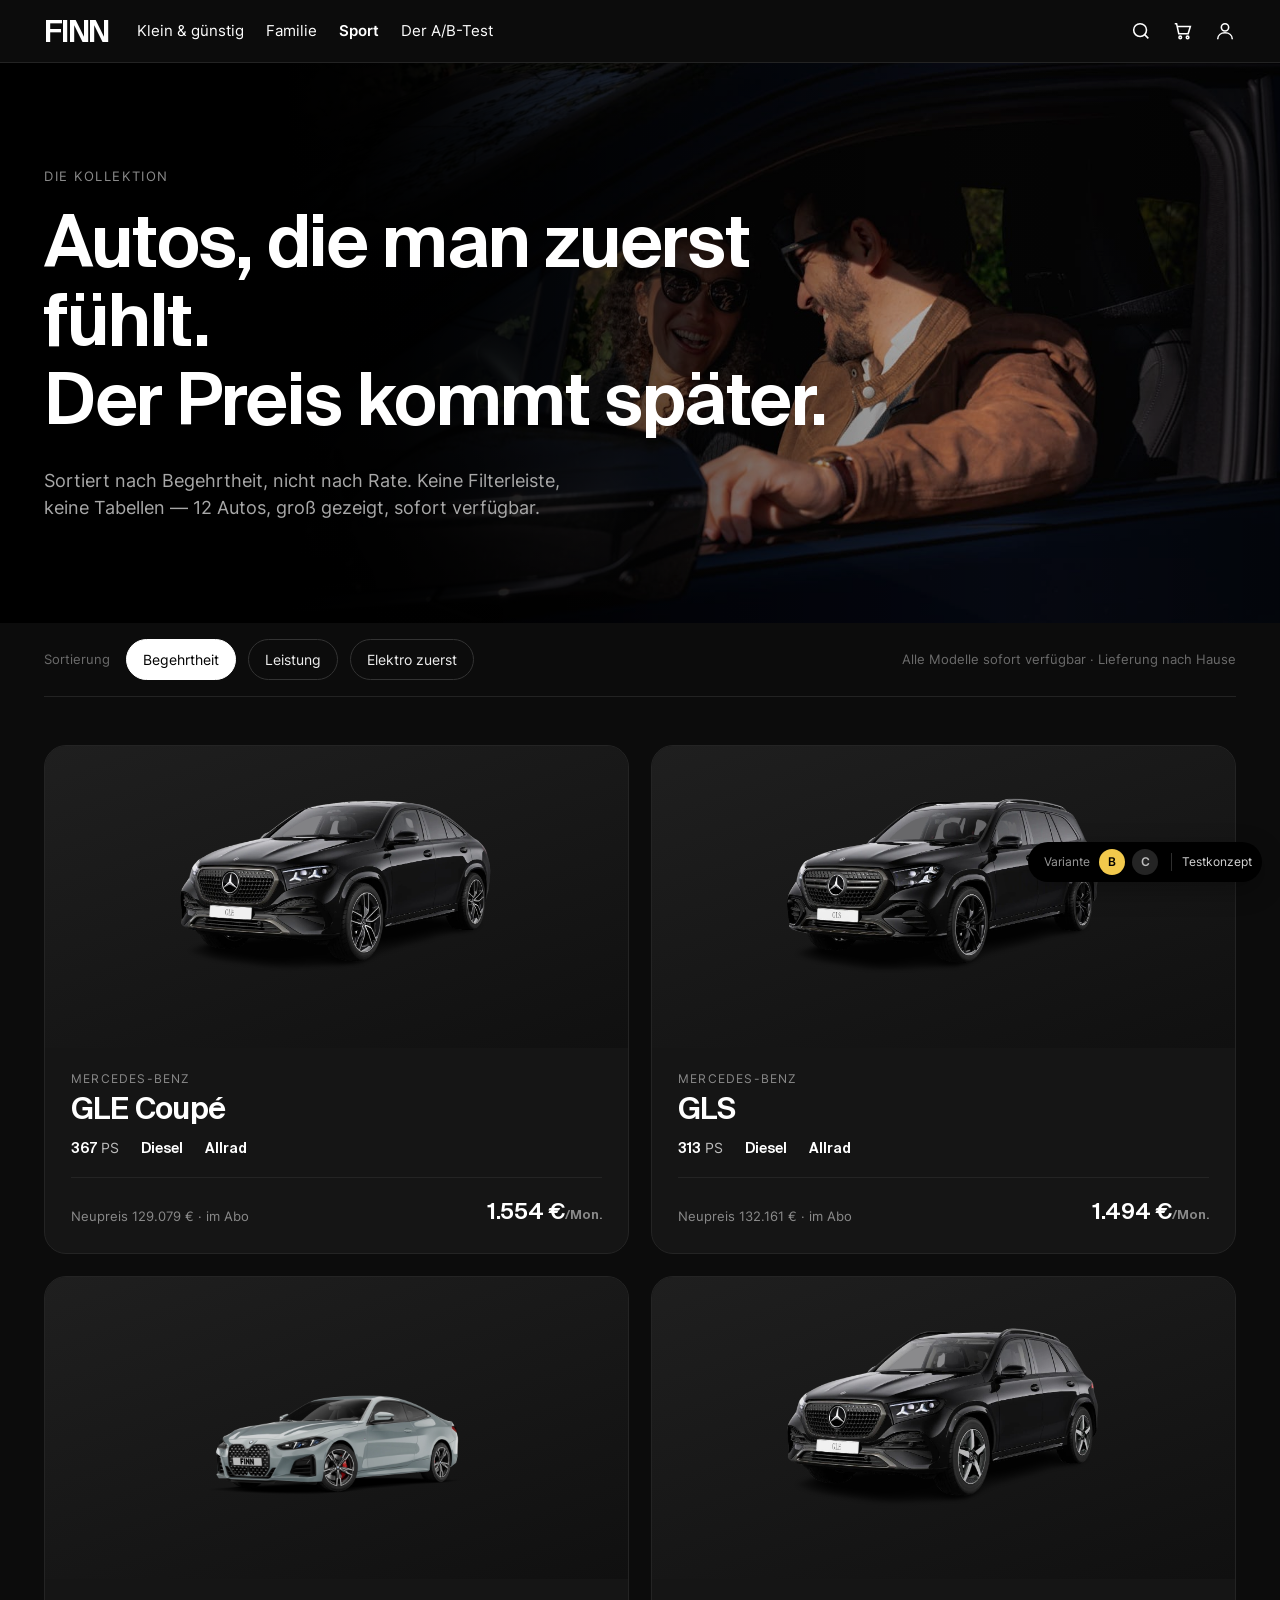
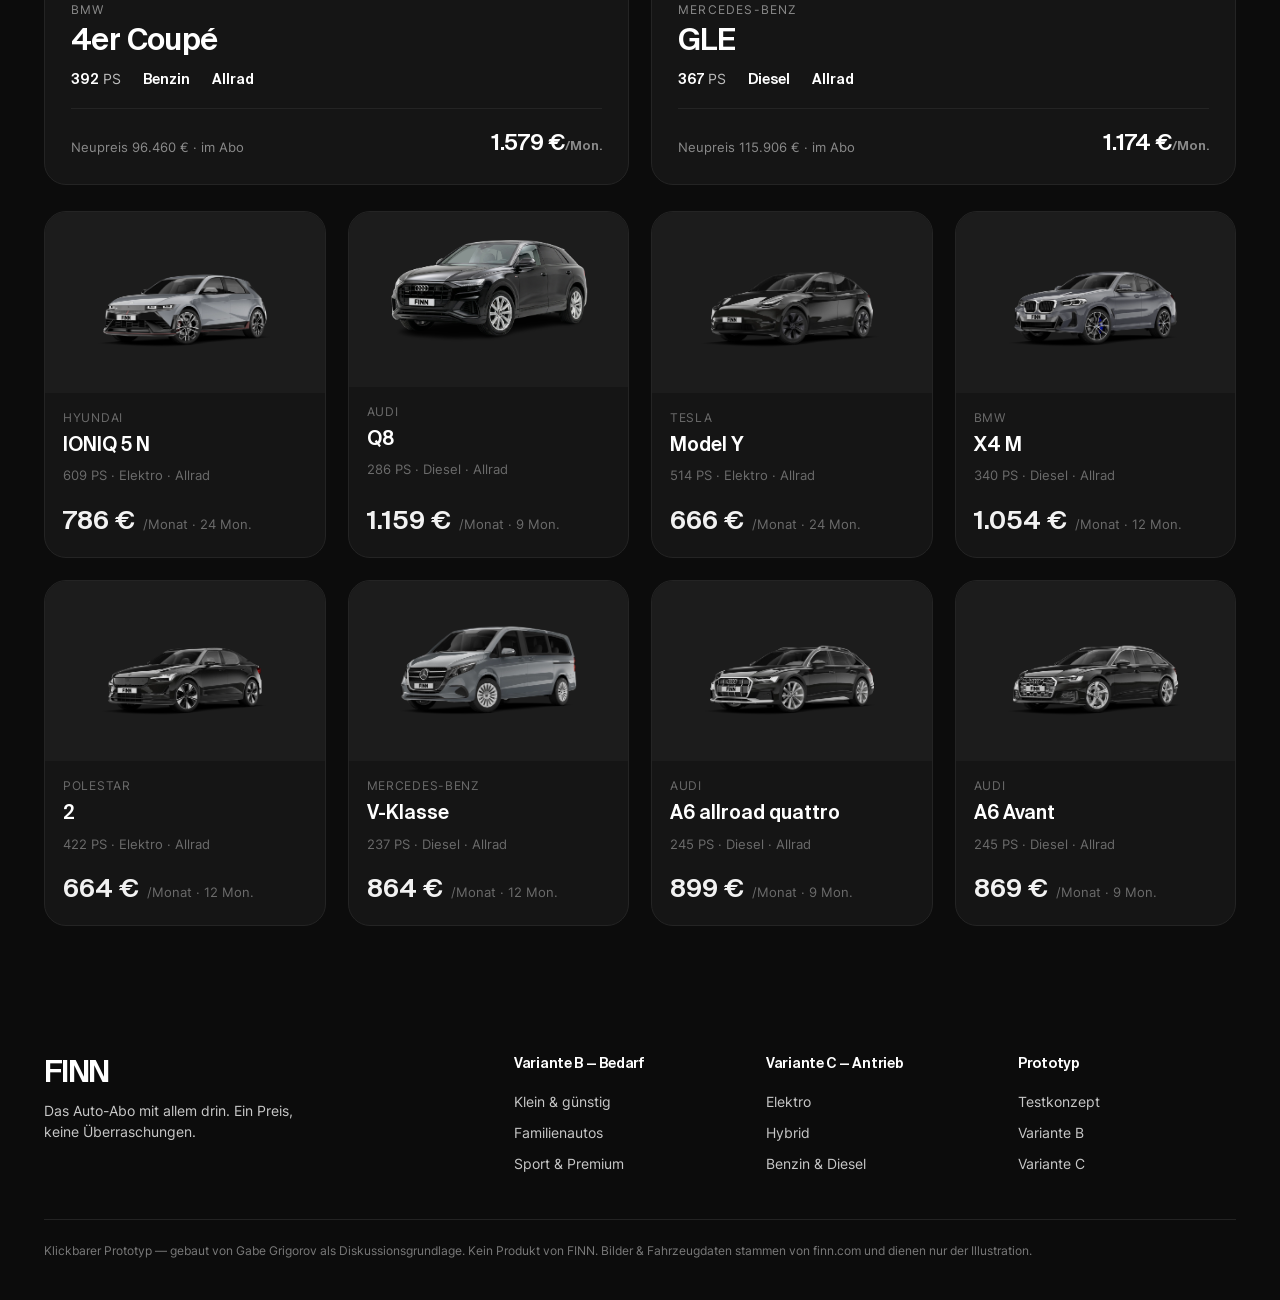
<file: sport.html>
<!DOCTYPE html>
<html lang="de">
<head>
<meta charset="utf-8">
<meta name="viewport" content="width=device-width,initial-scale=1">
<title>Sport &amp; Premium — FINN Prototyp</title>
<link rel="stylesheet" href="assets/style.css">
</head>
<body class="dark">
<div id="hdr"></div>

<div class="sport-hero">
  <div class="wrap">
    <div style="font-size:13px;letter-spacing:.12em;text-transform:uppercase;color:#8a8a8a;margin-bottom:14px">Die Kollektion</div>
    <h1 style="max-width:820px">Autos, die man zuerst fühlt.<br>Der Preis kommt später.</h1>
    <p class="mute" style="max-width:560px;font-size:18px;color:#a8a8a8">Sortiert nach Begehrtheit, nicht nach Rate. Keine Filterleiste, keine Tabellen — 12 Autos, groß gezeigt, sofort verfügbar.</p>
  </div>
</div>

<div class="wrap" style="padding-bottom:20px">
  <div class="bar">
    <span class="small mute" style="margin-right:4px">Sortierung</span>
    <button class="chip on" data-sort="desire">Begehrtheit</button>
    <button class="chip" data-sort="power">Leistung</button>
    <button class="chip" data-sort="electric">Elektro zuerst</button>
    <span class="small mute" style="margin-left:auto">Alle Modelle sofort verfügbar · Lieferung nach Hause</span>
  </div>
</div>

<div class="wrap" id="hero-cars" style="display:grid;grid-template-columns:1fr 1fr;gap:22px;margin-bottom:26px"></div>
<div class="wrap"><div class="cars" id="rest" style="padding-bottom:70px"></div></div>

<div id="ftr"></div>
<script src="assets/data.js"></script>
<script src="assets/app.js"></script>
<script>
mount('sport');
document.body.classList.add('dark');
track('page_view', {page:'segment_sport', variant:'B'});

let mode = 'desire';
const pool = seg('sport');
const sorters = {
  desire:   (a, b) => b.sport_score - a.sport_score,
  power:    (a, b) => b.ps - a.ps,
  electric: (a, b) => (b.fuel === 'Elektro') - (a.fuel === 'Elektro') || b.sport_score - a.sport_score
};

function bigCard(c) {
  return `<a href="car.html?id=${encodeURIComponent(c.id)}&from=sport" style="display:block;background:#151515;border:1px solid #242424;border-radius:22px;overflow:hidden">
    <div style="background:linear-gradient(160deg,#1f1f1f,#101010);padding:26px;display:flex;align-items:center;justify-content:center;min-height:280px">
      <img src="${c.img}" alt="${c.brand} ${c.model}" style="max-height:250px;object-fit:contain">
    </div>
    <div style="padding:22px 26px 26px">
      <div style="font-size:12px;letter-spacing:.1em;text-transform:uppercase;color:#8a8a8a">${c.brand}</div>
      <h3 style="font-size:30px;margin:4px 0 12px;color:#fff">${c.model}</h3>
      <div style="display:flex;gap:22px;font-size:14px;color:#bdbdbd;margin-bottom:18px">
        <span><b style="color:#fff;font-family:'SuisseIntl'">${c.ps}</b> PS</span>
        <span><b style="color:#fff;font-family:'SuisseIntl'">${c.fuel}</b></span>
        ${c.drive === 'Allrad' ? '<span><b style="color:#fff;font-family:\'SuisseIntl\'">Allrad</b></span>' : ''}
        ${c.ev_range ? `<span><b style="color:#fff;font-family:'SuisseIntl'">${c.ev_range}</b> km</span>` : ''}
      </div>
      <div style="display:flex;justify-content:space-between;align-items:flex-end;border-top:1px solid #242424;padding-top:16px">
        <span style="font-size:13px;color:#8a8a8a">Neupreis ${eur(c.msrp)} · im Abo</span>
        <span style="font-family:'SuisseIntl';font-size:22px;color:#fff">${eur(c.price)}<span style="font-size:13px;color:#8a8a8a">/Mon.</span></span>
      </div>
    </div></a>`;
}

function render() {
  const list = [...pool].sort(sorters[mode]);
  document.getElementById('hero-cars').innerHTML = list.slice(0, 4).map(bigCard).join('');
  document.getElementById('rest').innerHTML = list.slice(4, 12)
    .map(c => carCard(c, { from: 'sport', specs: `${c.ps} PS · ${c.fuel}${c.drive === 'Allrad' ? ' · Allrad' : ''}` })).join('');
}
document.querySelectorAll('[data-sort]').forEach(b => b.onclick = () => {
  document.querySelectorAll('[data-sort]').forEach(x => x.classList.remove('on'));
  b.classList.add('on'); mode = b.dataset.sort; track('sport_sort', {mode}); render();
});
render();
</script>
</body>
</html>
</file>
<file: assets/style.css>
/* FINN — segment-first prototype. Vanilla CSS, no framework. */
@font-face{font-family:'SuisseIntl';src:url('fonts/SuisseIntl-SemiBold.woff2') format('woff2');font-weight:600;font-display:swap}
@font-face{font-family:'InterFinn';src:url('fonts/Inter-Light.woff2') format('woff2');font-weight:300;font-display:swap}
@font-face{font-family:'InterFinn';src:url('fonts/Inter-Regular.woff2') format('woff2');font-weight:400;font-display:swap}
@font-face{font-family:'InterFinn';src:url('fonts/Inter-Medium.woff2') format('woff2');font-weight:500;font-display:swap}
@font-face{font-family:'InterFinn';src:url('fonts/Inter-SemiBold.woff2') format('woff2');font-weight:600;font-display:swap}

:root{
  --black:#000; --ink:#111; --mute:#6b6b6b; --line:#e4e4e4;
  --bg:#fff; --soft:#f4f3f1; --soft2:#eceae7;
  --accent:#0b57d0; --good:#0f7b48; --warn:#b45309;
  --r:14px; --rl:22px;
  --max:1240px;
  --shadow:0 1px 2px rgba(0,0,0,.05), 0 8px 24px rgba(0,0,0,.06);
}
*{box-sizing:border-box}
html,body{margin:0;padding:0}
body{font-family:'InterFinn',-apple-system,BlinkMacSystemFont,'Segoe UI',Helvetica,Arial,sans-serif;color:var(--ink);background:var(--bg);-webkit-font-smoothing:antialiased;font-size:16px;line-height:1.5}
h1,h2,h3,h4{font-family:'SuisseIntl','InterFinn',Helvetica,Arial,sans-serif;font-weight:600;letter-spacing:-.02em;margin:0 0 .4em;line-height:1.1}
h1{font-size:clamp(30px,4.4vw,52px)}
h2{font-size:clamp(24px,3vw,36px)}
h3{font-size:20px}
p{margin:0 0 1em}
a{color:inherit;text-decoration:none}
img{max-width:100%;display:block}
.wrap{max-width:var(--max);margin:0 auto;padding:0 24px}
.mute{color:var(--mute)}
.small{font-size:13px}
.center{text-align:center}

/* header */
header.nav{position:sticky;top:0;z-index:50;background:#fff;border-bottom:1px solid var(--line)}
.nav-in{max-width:var(--max);margin:0 auto;padding:16px 24px;display:flex;align-items:center;gap:28px}
.logo{font-family:'SuisseIntl',Helvetica,sans-serif;font-weight:600;font-size:30px;letter-spacing:-.04em;line-height:1}
.nav-links{display:flex;gap:22px;font-size:15px;color:var(--ink)}
.nav-links a:hover{opacity:.6}
.nav-icons{margin-left:auto;display:flex;gap:20px;align-items:center}
.nav-icons svg{width:22px;height:22px;stroke:#000;fill:none;stroke-width:1.7}

/* buttons */
.btn{display:inline-flex;align-items:center;justify-content:center;gap:8px;background:var(--black);color:#fff;border:none;border-radius:999px;padding:14px 26px;font:inherit;font-weight:500;font-size:15px;cursor:pointer;transition:.15s}
.btn:hover{background:#2b2b2b}
.btn.ghost{background:transparent;color:var(--black);border:1px solid #cfcfcf}
.btn.ghost:hover{background:var(--soft)}
.btn.lg{padding:17px 34px;font-size:17px}
.btn.white{background:#fff;color:#000}
.btn.white:hover{background:#eee}

/* hero + the A/B idea */
.hero{position:relative;min-height:min(84vh,820px);display:flex;align-items:center;background:#e9e5e0 url('ui/hero.jpg') center/cover no-repeat}
.hero-in{max-width:var(--max);margin:0 auto;padding:0 24px;width:100%}
.hero-copy{max-width:920px;margin-bottom:38px}
.hero-copy h1{margin:0;font-size:clamp(34px,4.6vw,58px)}

.choices{display:grid;grid-template-columns:repeat(3,minmax(0,1fr));gap:16px;max-width:840px}
.choice{position:relative;display:flex;flex-direction:column;align-items:center;justify-content:center;
  min-height:104px;padding:22px 18px;text-align:center;
  background:rgba(255,255,255,.78);backdrop-filter:blur(18px) saturate(1.1);-webkit-backdrop-filter:blur(18px) saturate(1.1);
  border:1px solid rgba(255,255,255,.55);border-radius:20px;
  box-shadow:0 2px 10px rgba(0,0,0,.05),0 14px 40px rgba(0,0,0,.10);
  transition:transform .28s cubic-bezier(.2,.7,.2,1),background .28s,box-shadow .28s}
.choice:hover{transform:translateY(-4px);background:rgba(255,255,255,.96);box-shadow:0 4px 14px rgba(0,0,0,.07),0 20px 54px rgba(0,0,0,.16)}
.choice .t{font-family:'SuisseIntl',sans-serif;font-weight:600;font-size:26px;letter-spacing:-.02em;line-height:1.1}
.choice .s{position:absolute;left:0;right:0;bottom:16px;font-size:13px;color:#5c5c5c;line-height:16px;
  opacity:0;transform:translateY(4px);transition:opacity .28s,transform .28s}
.choice:hover .s{opacity:1;transform:none}
.hero-alt{margin-top:26px;font-size:14px}
.hero-alt a{color:#3d3d3d;border-bottom:1px solid rgba(0,0,0,.25);padding-bottom:1px}
.hero-alt a:hover{color:#000;border-color:#000}

/* sections */
section{padding:72px 0}
.sec-head{max-width:640px;margin-bottom:34px}
.grid3{display:grid;grid-template-columns:repeat(3,1fr);gap:22px}
.grid4{display:grid;grid-template-columns:repeat(4,1fr);gap:18px}
.usp{background:var(--soft);border-radius:var(--rl);padding:26px}
.usp .n{font-size:13px;color:var(--mute);margin-bottom:10px}
.band{background:var(--soft)}

/* car cards */
.cars{display:grid;grid-template-columns:repeat(auto-fill,minmax(280px,1fr));gap:22px}
.card{border:1px solid var(--line);border-radius:var(--rl);overflow:hidden;background:#fff;display:flex;flex-direction:column;transition:.18s;position:relative}
.card:hover{box-shadow:var(--shadow);transform:translateY(-3px)}
.card .ph{background:var(--soft);aspect-ratio:16/10;display:flex;align-items:center;justify-content:center;padding:8px}
.card .ph img{width:100%;height:100%;object-fit:contain;mix-blend-mode:multiply}
.card .bd{padding:16px 18px 18px;display:flex;flex-direction:column;flex:1}
.card .br{font-size:12px;color:var(--mute);text-transform:uppercase;letter-spacing:.06em}
.card .nm{font-family:'SuisseIntl',sans-serif;font-weight:600;font-size:19px;margin:3px 0 8px}
.card .sp{font-size:13px;color:var(--mute);margin-bottom:14px}
.card .pr{margin-top:auto;display:flex;align-items:baseline;gap:8px}
.card .pr b{font-family:'SuisseIntl',sans-serif;font-size:26px;font-weight:600}
.card .pr span{font-size:13px;color:var(--mute)}
.tag{position:absolute;top:12px;left:12px;background:#000;color:#fff;font-size:11px;font-weight:500;padding:5px 11px;border-radius:999px;letter-spacing:.02em;z-index:2}
.tag.g{background:var(--good)}
.tag.y{background:#f2c94c;color:#000}
.tag.b{background:var(--accent)}
.mini{display:inline-block;font-size:11px;border:1px solid var(--line);border-radius:999px;padding:3px 9px;margin:0 5px 5px 0;color:#444}

/* controls */
.bar{display:flex;flex-wrap:wrap;gap:12px;align-items:center;padding:16px 0;border-bottom:1px solid var(--line);margin-bottom:28px}
.chip{border:1px solid #d5d5d5;background:#fff;border-radius:999px;padding:9px 16px;font:inherit;font-size:14px;cursor:pointer;transition:.15s}
.chip:hover{border-color:#999}
.chip.on{background:#000;color:#fff;border-color:#000}
input[type=range]{accent-color:#000;width:200px}
.seg-head{padding:44px 0 10px}
.crumb{font-size:13px;color:var(--mute);padding-top:20px}
.crumb a{text-decoration:underline}

/* quiz */
.quiz{max-width:780px;margin:0 auto;padding:40px 24px 90px}
.prog{height:4px;background:var(--soft2);border-radius:99px;overflow:hidden;margin-bottom:34px}
.prog i{display:block;height:100%;background:#000;transition:width .35s cubic-bezier(.2,.7,.3,1);width:20%}
.step{display:none}
.step.on{display:block;animation:fade .3s ease}
@keyframes fade{from{opacity:0;transform:translateY(8px)}to{opacity:1;transform:none}}
.qn{font-size:13px;color:var(--mute);margin-bottom:8px;letter-spacing:.04em;text-transform:uppercase}
.opts{display:grid;grid-template-columns:repeat(2,1fr);gap:14px;margin:28px 0}
.opt{border:1.5px solid var(--line);border-radius:var(--r);padding:20px;cursor:pointer;transition:.15s;background:#fff;text-align:left;font:inherit}
.opt:hover{border-color:#000}
.opt.on{border-color:#000;background:#000;color:#fff}
.opt .ot{font-weight:600;font-size:17px;font-family:'SuisseIntl',sans-serif}
.opt .os{font-size:13px;color:var(--mute);margin-top:4px}
.opt.on .os{color:#bbb}
.opt .oi{margin-bottom:12px;display:block;opacity:.9}
.qnav{display:flex;justify-content:space-between;align-items:center;margin-top:10px}

/* drivetrain argument strip */
.costbox{display:flex;flex-wrap:wrap;gap:26px;align-items:center;background:var(--soft);border-radius:var(--rl);padding:20px 24px;margin-bottom:30px}
.costbox > div:first-child{flex:1 1 240px}
.costcol{display:flex;flex-direction:column;gap:2px;min-width:110px}
.costcol > span:first-child{font-size:12px;letter-spacing:.06em;text-transform:uppercase;color:var(--mute)}
.costcol b{font-family:'SuisseIntl',sans-serif;font-size:22px;font-weight:600}
.costcol.on b{color:var(--good)}
.costdelta{font-family:'SuisseIntl',sans-serif;font-size:16px;font-weight:600;margin-left:auto;text-align:right;max-width:300px;line-height:1.35}
.costdelta .small{font-weight:400;font-family:'InterFinn',sans-serif;display:block;margin-top:4px}
@media(max-width:900px){.costdelta{margin-left:0;text-align:left}}

/* results — three tiers, middle one anchored */
.tiers{display:grid;grid-template-columns:1fr 1.12fr 1fr;gap:22px;align-items:stretch}
.tier{position:relative;border:1px solid var(--line);border-radius:var(--rl);background:#fff;
  padding:26px 24px 24px;display:flex;flex-direction:column;transition:.2s}
.tier:hover{box-shadow:var(--shadow)}
.tier.pick{border:1.5px solid #000;padding:38px 28px 28px;box-shadow:0 4px 14px rgba(0,0,0,.06),0 22px 60px rgba(0,0,0,.14);z-index:2;margin:-12px 0}
.tier-badge{position:absolute;top:-14px;left:50%;transform:translateX(-50%);white-space:nowrap;
  background:#000;color:#fff;font-size:12px;font-weight:500;letter-spacing:.02em;padding:7px 16px;border-radius:999px}
.tier-kicker{font-size:12px;letter-spacing:.1em;text-transform:uppercase;color:var(--mute);margin-bottom:14px}
.tier.pick .tier-kicker{color:#000;font-weight:600}
.tier-ph{background:var(--soft);border-radius:14px;aspect-ratio:16/10;display:flex;align-items:center;justify-content:center;padding:10px;margin-bottom:18px}
.tier-ph img{width:100%;height:100%;object-fit:contain;mix-blend-mode:multiply}
.tier-nm{font-family:'SuisseIntl',sans-serif;font-weight:600;font-size:22px;letter-spacing:-.02em}
.tier.pick .tier-nm{font-size:26px}
.tier-sp{font-size:13px;color:var(--mute);margin:5px 0 16px}
.tier-price{display:flex;align-items:baseline;gap:8px;margin-bottom:18px}
.tier-price b{font-family:'SuisseIntl',sans-serif;font-size:30px;font-weight:600}
.tier.pick .tier-price b{font-size:38px}
.tier-price span{font-size:13px;color:var(--mute)}
.tier-arg{border-top:1px solid var(--line);padding-top:16px;margin-bottom:20px;flex:1}
.tier-arg.light{border-top:1px solid var(--line);padding-top:14px}
.tier-arg-h{font-size:14px;font-weight:600;margin-bottom:8px}
.tier-arg .incl li{padding:4px 0 4px 22px;font-size:14px}

/* sport (dark) */
body.dark{background:#0c0c0c;color:#f2f2f2}
body.dark header.nav{background:#0c0c0c;border-color:#232323}
body.dark .logo,body.dark .nav-links{color:#fff}
body.dark .nav-icons svg{stroke:#fff}
body.dark .card{background:#151515;border-color:#242424}
body.dark .card .ph{background:#1c1c1c}
body.dark .card .ph img{mix-blend-mode:normal}
body.dark .mini{border-color:#333;color:#bbb}
body.dark .chip{background:transparent;border-color:#333;color:#eee}
body.dark .chip.on{background:#fff;color:#000;border-color:#fff}
body.dark .bar{border-color:#232323}
body.dark .btn{background:#fff;color:#000}
body.dark .btn:hover{background:#ddd}
body.dark .band{background:#141414}
body.dark .usp{background:#151515}
body.dark .pdp .gal{background:#161616}
body.dark .pdp .gal img{mix-blend-mode:normal}
body.dark .pricebox,body.dark .spec{border-color:#262626;background:#111}
body.dark .row,body.dark .incl li{color:#cfcfcf}
body.dark .row.tot{border-color:#262626;color:#fff}
body.dark .card .nm,body.dark h1,body.dark h2,body.dark h3{color:#fff}
body.dark .crumb,body.dark .crumb a{color:#8a8a8a}
body.dark .prog{background:#242424}
body.dark .prog i{background:#fff}
.sport-hero{position:relative;padding:104px 0 84px;background:#000;overflow:hidden}
.sport-hero::before{content:'';position:absolute;inset:0;left:22%;background:url('ui/couple-ix.jpg') center/cover no-repeat;opacity:.9;-webkit-mask-image:linear-gradient(90deg,transparent 0%,#000 38%);mask-image:linear-gradient(90deg,transparent 0%,#000 38%)}
.sport-hero::after{content:'';position:absolute;inset:0;background:linear-gradient(90deg,#000 0%,rgba(0,0,0,.92) 30%,rgba(0,0,0,.6) 50%,rgba(0,0,0,.12) 78%,rgba(0,0,0,.5) 100%)}
.sport-hero .wrap{position:relative;z-index:2}
.sport-hero h1{font-size:clamp(38px,6vw,72px)}

/* PDP */
.pdp{display:grid;grid-template-columns:1.25fr 1fr;gap:56px;padding:36px 0 80px}
.pdp .gal{background:var(--soft);border-radius:var(--rl);padding:24px;display:flex;align-items:center;justify-content:center;min-height:380px}
.pdp .gal img{mix-blend-mode:multiply}
.specs{display:grid;grid-template-columns:1fr 1fr;gap:14px;margin:22px 0}
.spec{border:1px solid var(--line);border-radius:var(--r);padding:14px 16px}
.spec b{display:block;font-size:16px;font-family:'SuisseIntl',sans-serif}
.spec span{font-size:12px;color:var(--mute)}
.pricebox{border:1px solid var(--line);border-radius:var(--rl);padding:24px;position:sticky;top:100px}
.row{display:flex;justify-content:space-between;align-items:center;padding:9px 0;font-size:14px}
.row.tot{border-top:1px solid var(--line);margin-top:8px;padding-top:16px;font-size:18px;font-weight:600}
.opts-inline{display:flex;gap:8px;flex-wrap:wrap;margin:8px 0 18px}
.incl{list-style:none;padding:0;margin:16px 0 0;font-size:14px}
.incl li{padding:6px 0 6px 24px;position:relative;color:#333}
.incl li::before{content:'✓';position:absolute;left:0;color:var(--good);font-weight:700}

/* ab badge */
.abx{position:fixed;right:18px;bottom:18px;z-index:80;background:#000;color:#fff;border-radius:999px;padding:7px 10px 7px 16px;font-size:13px;display:flex;gap:7px;align-items:center;box-shadow:0 8px 26px rgba(0,0,0,.3)}
.abx-l{color:#9a9a9a;font-size:12px;margin-right:2px}
.abx-t{width:26px;height:26px;border-radius:50%;display:flex;align-items:center;justify-content:center;font-size:12px;font-weight:600;background:#242424;color:#bdbdbd;transition:.15s}
.abx-t:hover{background:#3a3a3a;color:#fff}
.abx-t.on{background:#f2c94c;color:#000}
.abx-doc{margin-left:6px;padding-left:10px;border-left:1px solid #2e2e2e;color:#d5d5d5;font-size:12px}
.abx-doc:hover{color:#fff}
@media(max-width:900px){.abx-l{display:none}}

/* footer */
footer{background:#0c0c0c;color:#c9c9c9;padding:60px 0 40px;font-size:14px;margin-top:0}
footer .cols{display:grid;grid-template-columns:2fr 1fr 1fr 1fr;gap:34px}
footer h4{color:#fff;font-size:14px;margin-bottom:14px}
footer a{display:block;padding:5px 0;color:#c9c9c9}
footer a:hover{color:#fff}
.fbot{border-top:1px solid #232323;margin-top:40px;padding-top:22px;font-size:12px;color:#7a7a7a}

/* ab-test doc */
.doc{max-width:900px;margin:0 auto;padding:0 24px}
.doc h2{margin-top:52px}
.doc table{width:100%;border-collapse:collapse;font-size:14px;margin:18px 0}
.doc th,.doc td{text-align:left;padding:11px 12px;border-bottom:1px solid var(--line);vertical-align:top}
.doc th{font-weight:600;background:var(--soft)}
.kpi{display:grid;grid-template-columns:repeat(3,1fr);gap:16px;margin:22px 0}
.kpi div{background:var(--soft);border-radius:var(--r);padding:18px}
.kpi b{display:block;font-family:'SuisseIntl',sans-serif;font-size:28px}
.note{border-left:3px solid #000;padding:4px 0 4px 18px;margin:22px 0;color:#333}

/* touch devices have no hover — the sub-line has to be visible by default */
@media(hover:none){.choice .s{opacity:1;transform:none}}

@media(max-width:900px){
  .choices{grid-template-columns:1fr;gap:12px}
  .choice{min-height:84px;padding:18px 16px}
  .choice .t{font-size:23px}
  .choice .s{bottom:13px}
  .hero-copy{margin-bottom:28px}
  .hero-alt{margin-top:20px}
  .hero-alt a{display:inline-block;background:rgba(255,255,255,.72);backdrop-filter:blur(12px);-webkit-backdrop-filter:blur(12px);border:none;border-radius:999px;padding:10px 18px;color:#1a1a1a}
  .grid3,.grid4,.opts,.pdp,.specs,footer .cols{grid-template-columns:1fr}
  .tiers{grid-template-columns:1fr;gap:30px;margin-top:30px}
  .tier.pick{order:-1;margin:0}
  .hero{background-image:url('ui/hero-mobile.jpg');min-height:auto;padding:40px 0 48px}
  .nav-links{display:none}
  .kpi{grid-template-columns:1fr}
  .upsell{flex-direction:column;align-items:flex-start}
}
</file>
